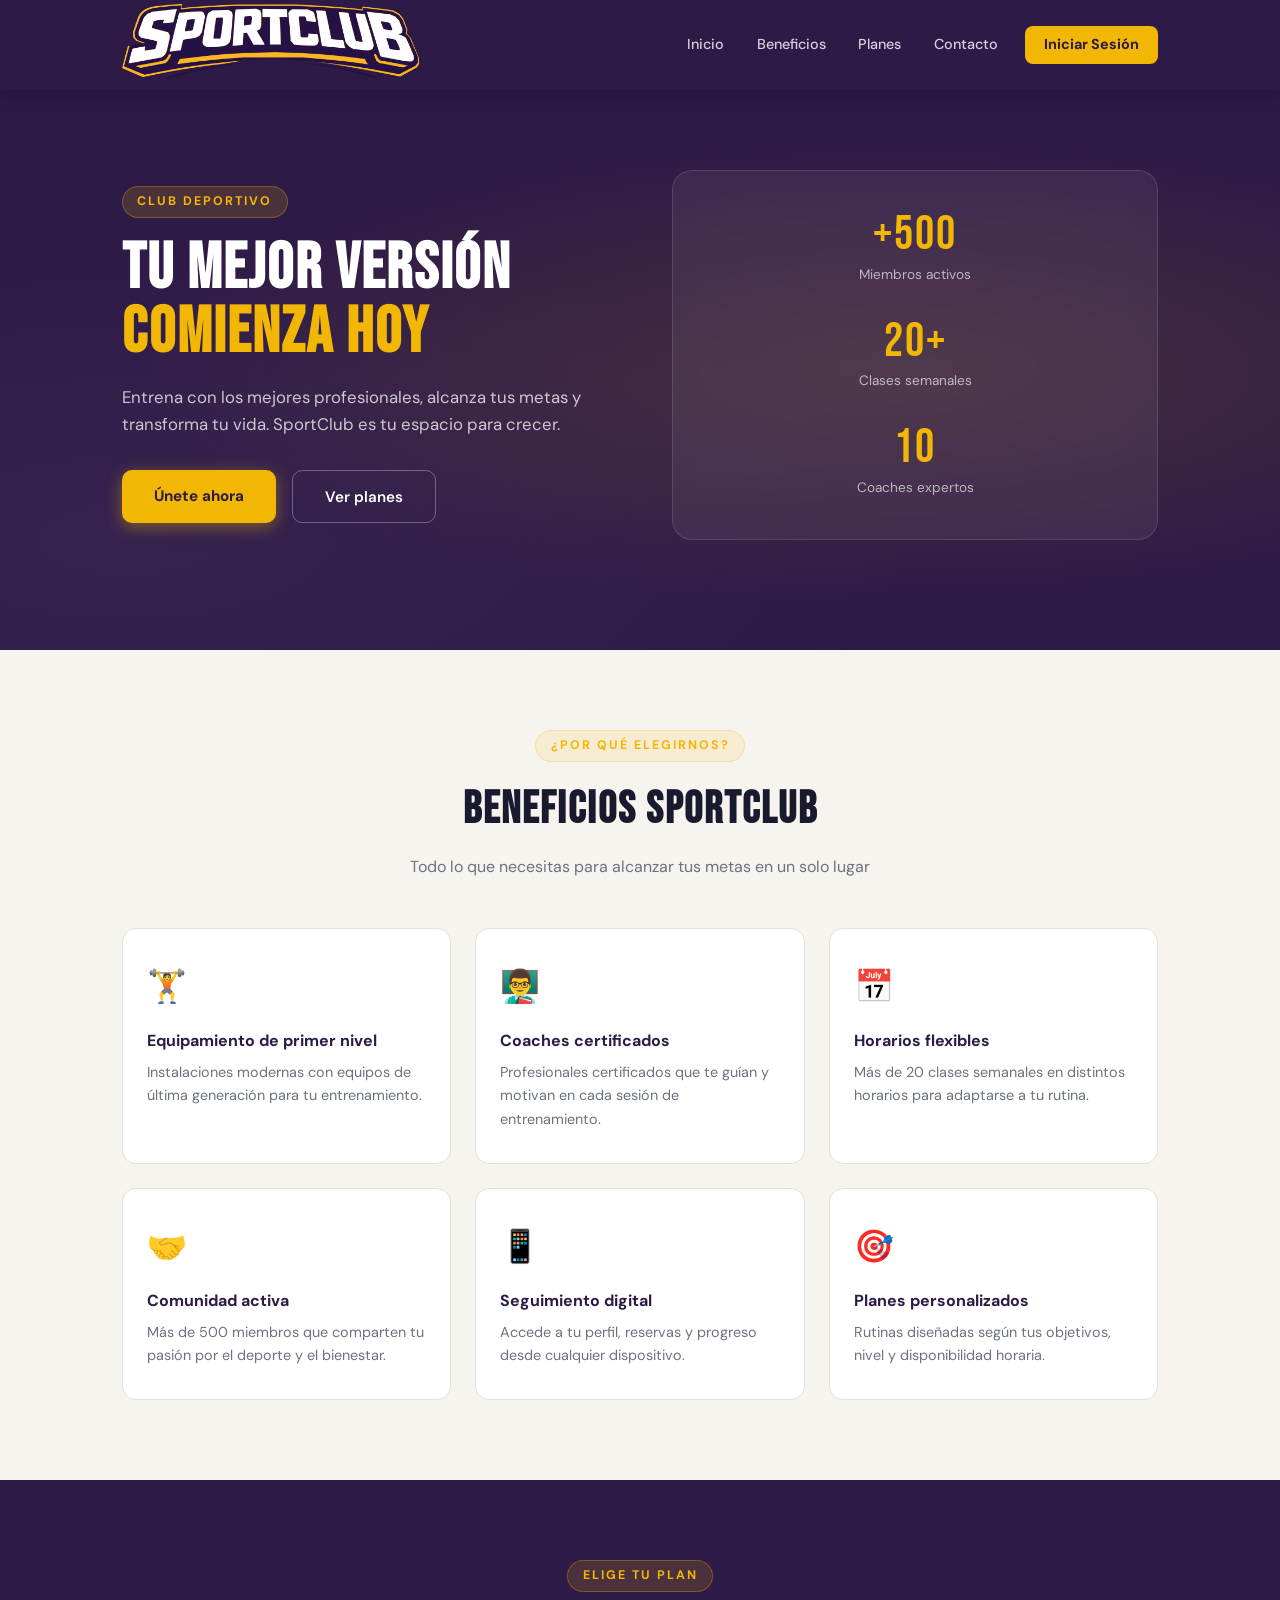
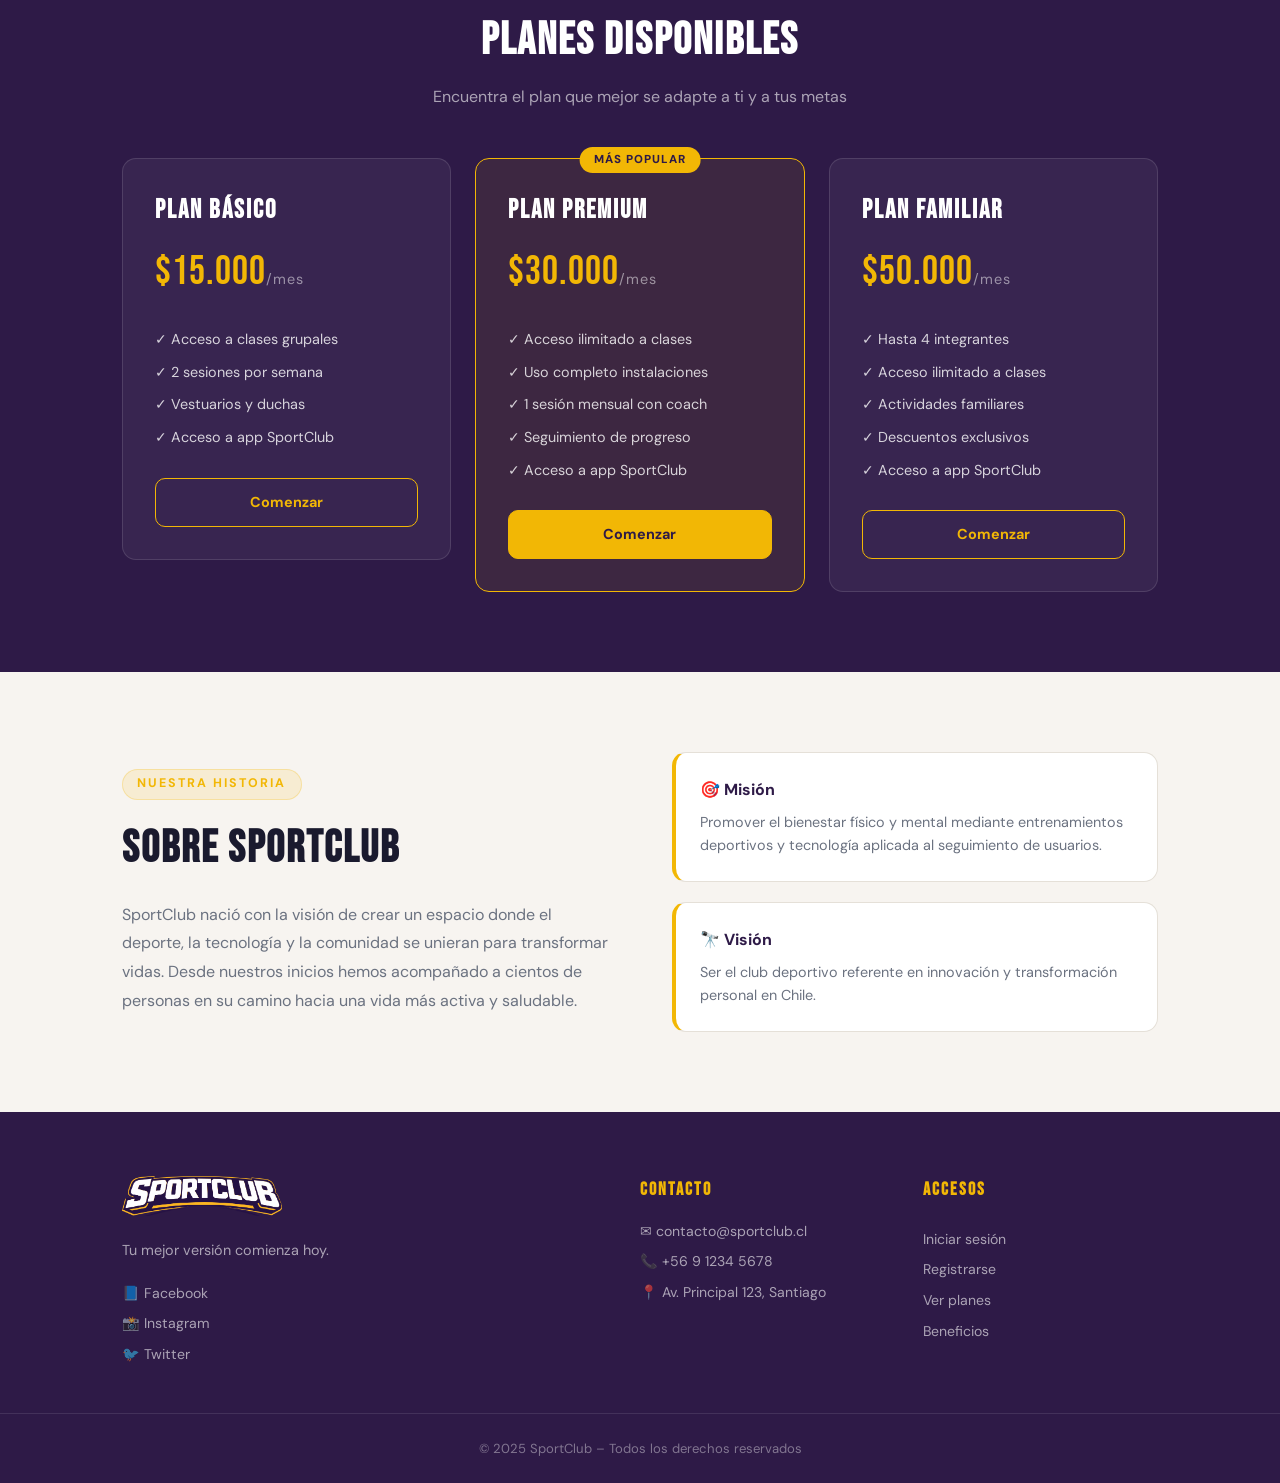
<file: index.html>
<!DOCTYPE html>
<html lang="es">
<head>
  <meta charset="UTF-8">
  <meta name="viewport" content="width=device-width, initial-scale=1.0">
  <title>SportClub – Tu mejor versión comienza hoy</title>
  <link href="https://fonts.googleapis.com/css2?family=Bebas+Neue&family=DM+Sans:wght@300;400;500;600;700&display=swap" rel="stylesheet">
  <link rel="stylesheet" href="css/styles.css">
</head>
<body>

  <!-- HEADER -->
  <header class="header">
    <div class="header-inner">
      <a href="index.html" class="header-logo">
        <img src="assets/img/logo.png" alt="SportClub">
      </a>
      <nav class="nav">
        <a href="#inicio" class="nav-link">Inicio</a>
        <a href="#beneficios" class="nav-link">Beneficios</a>
        <a href="#planes" class="nav-link">Planes</a>
        <a href="#contacto" class="nav-link">Contacto</a>
        <a href="pages/login.html" class="nav-btn">Iniciar Sesión</a>
      </nav>
    </div>
  </header>

  <!-- HERO -->
  <section class="hero" id="inicio">
    <div class="hero-bg"></div>
    <div class="hero-inner">
      <div class="hero-content">
        <span class="hero-tag">Club Deportivo</span>
        <h1 class="hero-title">Tu mejor versión<br><span class="hero-accent">comienza hoy</span></h1>
        <p class="hero-desc">Entrena con los mejores profesionales, alcanza tus metas y transforma tu vida. SportClub es tu espacio para crecer.</p>
        <div class="hero-actions">
          <a href="pages/registro.html" class="btn-primary">Únete ahora</a>
          <a href="#planes" class="btn-secondary">Ver planes</a>
        </div>
      </div>
      <div class="hero-visual">
        <div class="hero-card">
          <div class="hero-stat">
            <span class="stat-num">+500</span>
            <span class="stat-label">Miembros activos</span>
          </div>
          <div class="hero-stat">
            <span class="stat-num">20+</span>
            <span class="stat-label">Clases semanales</span>
          </div>
          <div class="hero-stat">
            <span class="stat-num">10</span>
            <span class="stat-label">Coaches expertos</span>
          </div>
        </div>
      </div>
    </div>
  </section>

  <!-- BENEFICIOS -->
  <section class="section" id="beneficios">
    <div class="section-inner">
      <div class="section-header">
        <span class="section-tag">¿Por qué elegirnos?</span>
        <h2 class="section-title">Beneficios SportClub</h2>
        <p class="section-sub">Todo lo que necesitas para alcanzar tus metas en un solo lugar</p>
      </div>
      <div class="benefits-grid">
        <div class="benefit-card">
          <div class="benefit-icon">🏋️</div>
          <h3>Equipamiento de primer nivel</h3>
          <p>Instalaciones modernas con equipos de última generación para tu entrenamiento.</p>
        </div>
        <div class="benefit-card">
          <div class="benefit-icon">👨‍🏫</div>
          <h3>Coaches certificados</h3>
          <p>Profesionales certificados que te guían y motivan en cada sesión de entrenamiento.</p>
        </div>
        <div class="benefit-card">
          <div class="benefit-icon">📅</div>
          <h3>Horarios flexibles</h3>
          <p>Más de 20 clases semanales en distintos horarios para adaptarse a tu rutina.</p>
        </div>
        <div class="benefit-card">
          <div class="benefit-icon">🤝</div>
          <h3>Comunidad activa</h3>
          <p>Más de 500 miembros que comparten tu pasión por el deporte y el bienestar.</p>
        </div>
        <div class="benefit-card">
          <div class="benefit-icon">📱</div>
          <h3>Seguimiento digital</h3>
          <p>Accede a tu perfil, reservas y progreso desde cualquier dispositivo.</p>
        </div>
        <div class="benefit-card">
          <div class="benefit-icon">🎯</div>
          <h3>Planes personalizados</h3>
          <p>Rutinas diseñadas según tus objetivos, nivel y disponibilidad horaria.</p>
        </div>
      </div>
    </div>
  </section>

  <!-- PLANES -->
  <section class="section section-dark" id="planes">
    <div class="section-inner">
      <div class="section-header">
        <span class="section-tag">Elige tu plan</span>
        <h2 class="section-title">Planes disponibles</h2>
        <p class="section-sub">Encuentra el plan que mejor se adapte a ti y a tus metas</p>
      </div>
      <div class="planes-grid">

        <div class="plan-card">
          <div class="plan-header">
            <h3>Plan Básico</h3>
            <div class="plan-price">$15.000<span>/mes</span></div>
          </div>
          <ul class="plan-features">
            <li>✓ Acceso a clases grupales</li>
            <li>✓ 2 sesiones por semana</li>
            <li>✓ Vestuarios y duchas</li>
            <li>✓ Acceso a app SportClub</li>
          </ul>
          <a href="pages/registro.html" class="btn-plan">Comenzar</a>
        </div>

        <div class="plan-card plan-featured">
          <span class="plan-badge">Más popular</span>
          <div class="plan-header">
            <h3>Plan Premium</h3>
            <div class="plan-price">$30.000<span>/mes</span></div>
          </div>
          <ul class="plan-features">
            <li>✓ Acceso ilimitado a clases</li>
            <li>✓ Uso completo instalaciones</li>
            <li>✓ 1 sesión mensual con coach</li>
            <li>✓ Seguimiento de progreso</li>
            <li>✓ Acceso a app SportClub</li>
          </ul>
          <a href="pages/registro.html" class="btn-plan">Comenzar</a>
        </div>

        <div class="plan-card">
          <div class="plan-header">
            <h3>Plan Familiar</h3>
            <div class="plan-price">$50.000<span>/mes</span></div>
          </div>
          <ul class="plan-features">
            <li>✓ Hasta 4 integrantes</li>
            <li>✓ Acceso ilimitado a clases</li>
            <li>✓ Actividades familiares</li>
            <li>✓ Descuentos exclusivos</li>
            <li>✓ Acceso a app SportClub</li>
          </ul>
          <a href="pages/registro.html" class="btn-plan">Comenzar</a>
        </div>

      </div>
    </div>
  </section>

  <!-- SOBRE EL CLUB -->
  <section class="section" id="sobre">
    <div class="section-inner">
      <div class="sobre-grid">
        <div class="sobre-content">
          <span class="section-tag">Nuestra historia</span>
          <h2 class="section-title">Sobre SportClub</h2>
          <p class="sobre-text">SportClub nació con la visión de crear un espacio donde el deporte, la tecnología y la comunidad se unieran para transformar vidas. Desde nuestros inicios hemos acompañado a cientos de personas en su camino hacia una vida más activa y saludable.</p>
        </div>
        <div class="sobre-cards">
          <div class="sobre-card">
            <h4>🎯 Misión</h4>
            <p>Promover el bienestar físico y mental mediante entrenamientos deportivos y tecnología aplicada al seguimiento de usuarios.</p>
          </div>
          <div class="sobre-card">
            <h4>🔭 Visión</h4>
            <p>Ser el club deportivo referente en innovación y transformación personal en Chile.</p>
          </div>
        </div>
      </div>
    </div>
  </section>

  <!-- FOOTER -->
  <footer class="footer" id="contacto">
    <div class="footer-inner">

      <div class="footer-brand">
        <img src="assets/img/logo.png" alt="SportClub" class="footer-logo">
        <p>Tu mejor versión comienza hoy.</p>
        <div class="footer-social">
          <a href="#" class="social-link">📘 Facebook</a>
          <a href="#" class="social-link">📸 Instagram</a>
          <a href="#" class="social-link">🐦 Twitter</a>
        </div>
      </div>

      <div class="footer-contact">
        <h4>Contacto</h4>
        <p>✉ contacto@sportclub.cl</p>
        <p>📞 +56 9 1234 5678</p>
        <p>📍 Av. Principal 123, Santiago</p>
      </div>

      <div class="footer-links">
        <h4>Accesos</h4>
        <a href="pages/login.html">Iniciar sesión</a>
        <a href="pages/registro.html">Registrarse</a>
        <a href="#planes">Ver planes</a>
        <a href="#beneficios">Beneficios</a>
      </div>

    </div>
    <div class="footer-bottom">
      <p>© 2025 SportClub – Todos los derechos reservados</p>
    </div>
  </footer>

</body>
</html>
</file>
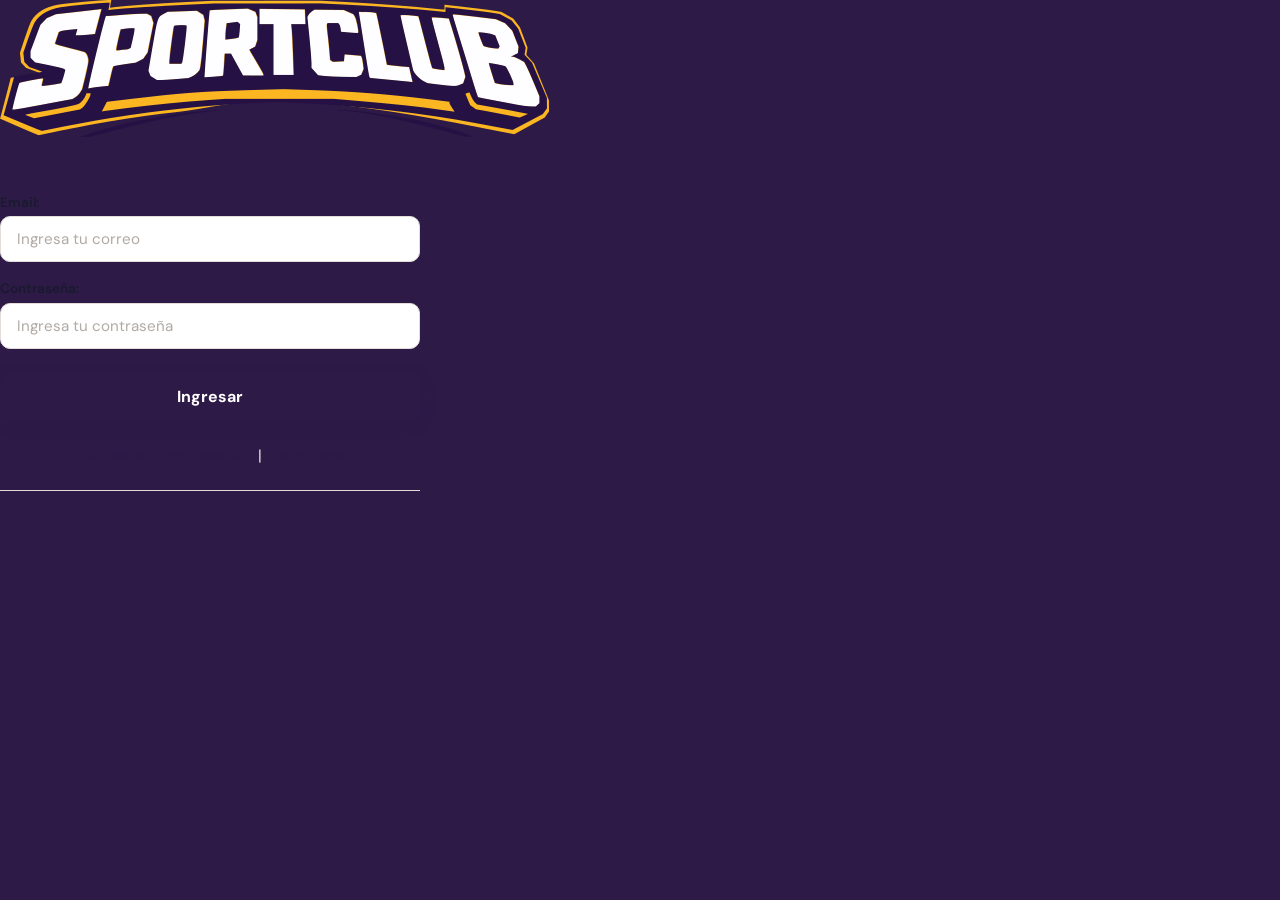
<file: login.html>
<!DOCTYPE html>
<html lang="es">
<head>
  <meta charset="UTF-8">
  <meta name="viewport" content="width=device-width, initial-scale=1.0">
  <title>SportClub - Login</title>
  <link href="https://fonts.googleapis.com/css2?family=Bebas+Neue&family=DM+Sans:wght@400;500;600&display=swap" rel="stylesheet">
  <link rel="stylesheet" href="css/login.css">
</head>
<body>

  <div class="page">

    <div class="card">

      <div class="card-logo">
        <img src="img/logo.png" alt="SportClub Logo">
      </div>

      <h1 class="card-title">Login</h1>

      <form class="form" onsubmit="return false;">

        <div class="input-group">
          <label for="email">Email:</label>
          <input type="email" id="email" placeholder="Ingresa tu correo">
        </div>

        <div class="input-group">
          <label for="password">Contraseña:</label>
          <input type="password" id="password" placeholder="Ingresa tu contraseña">
        </div>

        <button type="submit" class="btn-ingresar">Ingresar</button>

      </form>

      <div class="card-links">
        <a href="#">¿Olvidaste tu contraseña?</a>
        <span class="divider">|</span>
        <a href="#">Registrarse</a>
      </div>

    </div>

  </div>

</body>
</html>
</file>
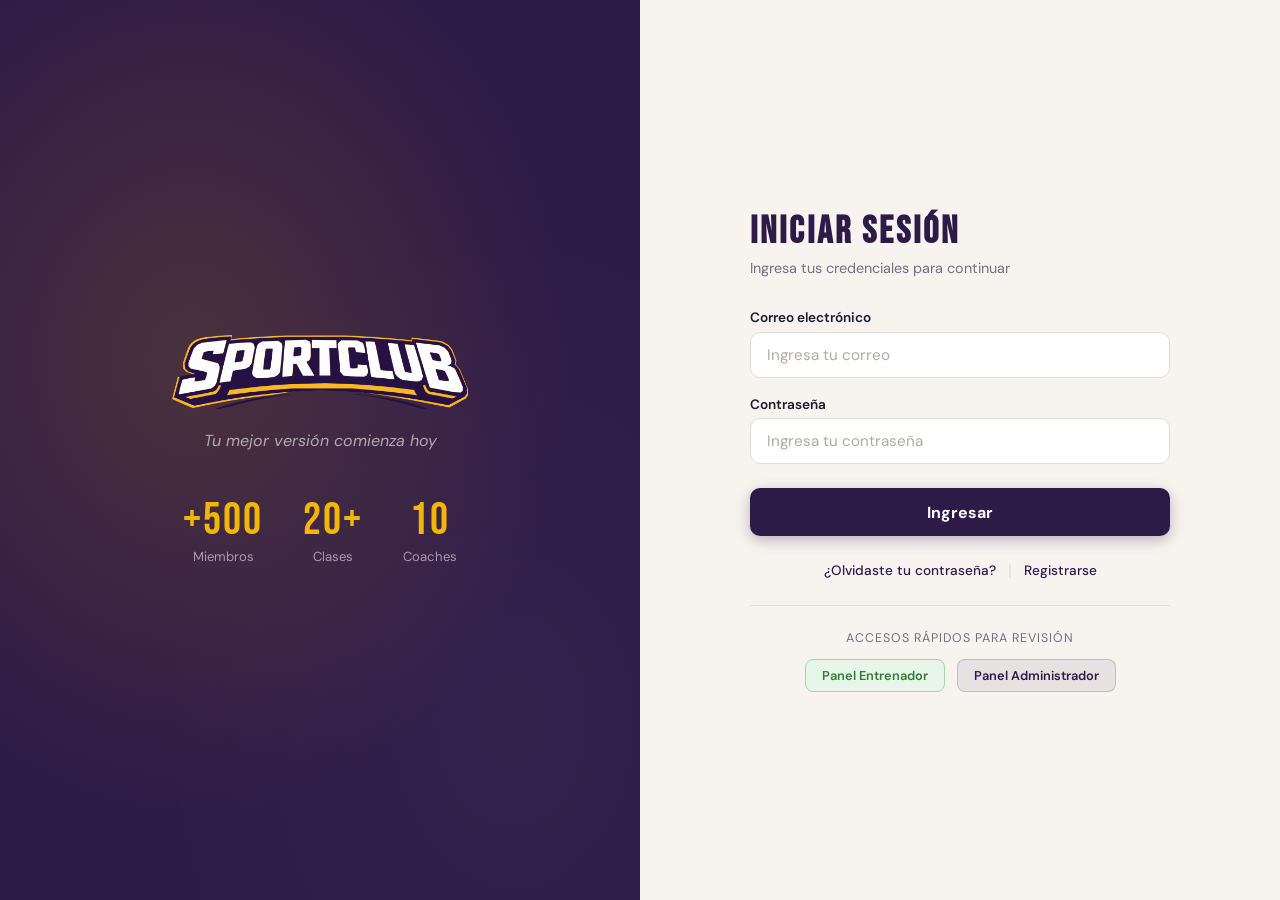
<file: pages/dashboard-admin.html>
<!DOCTYPE html>
<html lang="es">
<head>
  <meta charset="UTF-8">
  <meta name="viewport" content="width=device-width, initial-scale=1.0">
  <title>SportClub - Dashboard Administrador</title>
  <link href="https://fonts.googleapis.com/css2?family=Bebas+Neue&family=DM+Sans:wght@400;500;600;700&display=swap" rel="stylesheet">
  <link rel="stylesheet" href="../css/dashboard-admin.css">
</head>
<body>

  <!-- HEADER -->
  <header class="header">
    <div class="header-left">
      <img src="../assets/img/logo.png" alt="SportClub" class="header-logo">
    </div>
    <div class="header-right">
      <a href="perfil.html" class="btn-header">👤 Mi Perfil</a>
      <a href="#" class="btn-header btn-logout" onclick="cerrarSesion()">⏻ Cerrar Sesión</a>
    </div>
  </header>

  <div class="layout">

    <!-- SIDEBAR -->
    <aside class="sidebar">
      <nav class="sidebar-nav">
        <a href="#inicio" class="nav-item active">🏠 Inicio</a>
        <a href="#usuarios" class="nav-item">👥 Usuarios</a>
        <a href="#reportes" class="nav-item">📊 Reportes</a>
        <a href="#clases" class="nav-item">🏋️ Clases</a>
        <a href="#configuracion" class="nav-item">⚙️ Configuración</a>
      </nav>
    </aside>

    <!-- CONTENIDO PRINCIPAL -->
    <main class="main">

<!-- BIENVENIDA + STATS -->
      <section class="section" id="inicio">
        <div class="welcome-card">
          <div>
            <h1 class="welcome-title">Bienvenido, <span id="nombre-usuario"></span> 🛡️</h1>
            <p class="welcome-msg">Bienvenido al panel de control general del sistema SportClub.</p>
          </div>
          <div class="welcome-badge">⚙️ Administrador</div>
        </div>

        <div class="stats-grid">
          <div class="stat-card">
            <span class="stat-icon">👥</span>
            <span class="stat-num">128</span>
            <span class="stat-label">Total usuarios</span>
          </div>
          <div class="stat-card">
            <span class="stat-icon">👨‍🏫</span>
            <span class="stat-num">10</span>
            <span class="stat-label">Total coaches</span>
          </div>
          <div class="stat-card">
            <span class="stat-icon">🏋️</span>
            <span class="stat-num">24</span>
            <span class="stat-label">Total clases</span>
          </div>
        </div>
      </section>
      <!-- TABLA USUARIOS -->
<section class="section" id="usuarios">
  <div style="display:flex;justify-content:space-between;align-items:center;margin-bottom:1.2rem;">
    <h2 class="section-title">👥 Gestión de Usuarios</h2>
    <button onclick="abrirModalNuevo()" style="background:#1a7a3c;color:#fff;border:none;border-radius:8px;padding:0.6rem 1.2rem;font-weight:700;cursor:pointer;font-size:0.9rem;">➕ Nuevo Usuario</button>
  </div>
  <div class="table-wrap">
    <table class="tabla">
      <thead>
        <tr>
          <th>ID</th>
          <th>Nombre completo</th>
          <th>Email</th>
          <th>Rol</th>
          <th>Fecha registro</th>
          <th>Acciones</th>
        </tr>
      </thead>
      <tbody id="tabla-usuarios">
        <tr><td colspan="6" style="text-align:center;padding:1rem;">Cargando usuarios...</td></tr>
      </tbody>
    </table>
  </div>
</section>

<!-- MODAL EDITAR -->
<div id="modal-editar" style="display:none;position:fixed;inset:0;background:rgba(0,0,0,0.5);z-index:999;align-items:center;justify-content:center;">
  <div style="background:#fff;border-radius:14px;padding:2rem;width:100%;max-width:420px;">
    <h3 style="margin-bottom:1rem;color:#c0392b;">✏️ Editar Usuario</h3>
    <input type="hidden" id="edit-id">
    <div style="margin-bottom:0.8rem;">
      <label style="font-size:0.85rem;font-weight:600;">Nombre completo</label>
      <input type="text" id="edit-nombre" style="width:100%;padding:0.7rem;border:1.5px solid #e2ddd8;border-radius:8px;margin-top:0.3rem;">
    </div>
    <div style="margin-bottom:0.8rem;">
      <label style="font-size:0.85rem;font-weight:600;">Correo</label>
      <input type="email" id="edit-email" style="width:100%;padding:0.7rem;border:1.5px solid #e2ddd8;border-radius:8px;margin-top:0.3rem;">
    </div>
    <div style="margin-bottom:1rem;">
      <label style="font-size:0.85rem;font-weight:600;">Rol</label>
      <select id="edit-rol" style="width:100%;padding:0.7rem;border:1.5px solid #e2ddd8;border-radius:8px;margin-top:0.3rem;">
        <option value="user">Usuario</option>
        <option value="coach">Entrenador</option>
        <option value="admin">Administrador</option>
      </select>
    </div>
    <div id="edit-error" style="display:none;background:#ffebee;color:#c62828;border:1px solid #ef9a9a;border-radius:8px;padding:0.7rem;margin-bottom:0.8rem;font-size:0.88rem;"></div>
    <div style="display:flex;gap:0.75rem;justify-content:flex-end;">
      <button onclick="cerrarModal()" style="background:#f0ede8;border:none;border-radius:8px;padding:0.6rem 1.2rem;cursor:pointer;font-weight:600;">Cancelar</button>
      <button onclick="guardarEdicion()" style="background:#1a56db;color:#fff;border:none;border-radius:8px;padding:0.6rem 1.2rem;cursor:pointer;font-weight:600;">Guardar</button>
    </div>
  </div>
</div>

<!-- MODAL NUEVO USUARIO -->
<div id="modal-nuevo" style="display:none;position:fixed;inset:0;background:rgba(0,0,0,0.5);z-index:999;align-items:center;justify-content:center;">
  <div style="background:#fff;border-radius:14px;padding:2rem;width:100%;max-width:420px;">
    <h3 style="margin-bottom:1rem;color:#1a7a3c;">➕ Nuevo Usuario</h3>
    <div style="margin-bottom:0.8rem;">
      <label style="font-size:0.85rem;font-weight:600;">Nombre completo</label>
      <input type="text" id="nuevo-nombre" style="width:100%;padding:0.7rem;border:1.5px solid #e2ddd8;border-radius:8px;margin-top:0.3rem;">
    </div>
    <div style="margin-bottom:0.8rem;">
      <label style="font-size:0.85rem;font-weight:600;">Correo</label>
      <input type="email" id="nuevo-email" style="width:100%;padding:0.7rem;border:1.5px solid #e2ddd8;border-radius:8px;margin-top:0.3rem;">
    </div>
    <div style="margin-bottom:0.8rem;">
      <label style="font-size:0.85rem;font-weight:600;">Rol</label>
      <select id="nuevo-rol" style="width:100%;padding:0.7rem;border:1.5px solid #e2ddd8;border-radius:8px;margin-top:0.3rem;">
        <option value="user">Usuario</option>
        <option value="coach">Entrenador</option>
        <option value="admin">Administrador</option>
      </select>
    </div>
    <div style="margin-bottom:0.8rem;">
      <label style="font-size:0.85rem;font-weight:600;">Contraseña</label>
      <input type="password" id="nuevo-password" placeholder="Mínimo 8 caracteres" style="width:100%;padding:0.7rem;border:1.5px solid #e2ddd8;border-radius:8px;margin-top:0.3rem;">
    </div>
    <div style="margin-bottom:1rem;">
      <label style="font-size:0.85rem;font-weight:600;">Confirmar contraseña</label>
      <input type="password" id="nuevo-password2" placeholder="Repetir contraseña" style="width:100%;padding:0.7rem;border:1.5px solid #e2ddd8;border-radius:8px;margin-top:0.3rem;">
    </div>
    <div id="nuevo-error" style="display:none;background:#ffebee;color:#c62828;border:1px solid #ef9a9a;border-radius:8px;padding:0.7rem;margin-bottom:0.8rem;font-size:0.88rem;"></div>
    <div style="display:flex;gap:0.75rem;justify-content:flex-end;">
      <button onclick="cerrarModalNuevo()" style="background:#f0ede8;border:none;border-radius:8px;padding:0.6rem 1.2rem;cursor:pointer;font-weight:600;">Cancelar</button>
      <button onclick="crearUsuario()" style="background:#1a7a3c;color:#fff;border:none;border-radius:8px;padding:0.6rem 1.2rem;cursor:pointer;font-weight:600;">Crear</button>
    </div>
  </div>
</div>

      <!-- PANEL REPORTES -->
      <section class="section" id="reportes">
        <h2 class="section-title">📊 Panel de Reportes</h2>
        <div class="reportes-grid">

          <div class="reporte-card">
            <h3>🔥 Clases más solicitadas</h3>
            <ul class="reporte-list">
              <li><span>Crossfit</span><span class="reporte-val">48 reservas</span></li>
              <li><span>Funcional</span><span class="reporte-val">35 reservas</span></li>
              <li><span>Spinning</span><span class="reporte-val">29 reservas</span></li>
              <li><span>Yoga</span><span class="reporte-val">22 reservas</span></li>
            </ul>
          </div>

          <div class="reporte-card">
            <h3>✅ Usuarios activos</h3>
            <ul class="reporte-list">
              <li><span>Total activos</span><span class="reporte-val badge-active-text">112</span></li>
              <li><span>Total inactivos</span><span class="reporte-val badge-inactive-text">16</span></li>
              <li><span>Nuevos este mes</span><span class="reporte-val">8</span></li>
              <li><span>Plan Premium</span><span class="reporte-val">54</span></li>
            </ul>
          </div>

          <div class="reporte-card">
            <h3>📅 Reservas del día</h3>
            <ul class="reporte-list">
              <li><span>Crossfit 07:00</span><span class="reporte-val">12 alumnos</span></li>
              <li><span>Yoga 09:00</span><span class="reporte-val">8 alumnos</span></li>
              <li><span>Funcional 19:00</span><span class="reporte-val">10 alumnos</span></li>
              <li><span>Spinning 18:00</span><span class="reporte-val">15 alumnos</span></li>
            </ul>
          </div>

        </div>
      </section>

      <!-- CONFIGURACIÓN -->
      <section class="section" id="configuracion">
        <h2 class="section-title">⚙️ Configuración Rápida</h2>
        <div class="config-grid">
          <button class="btn-config btn-crear">
            <span class="config-icon">➕</span>
            <span class="config-label">Crear usuario</span>
          </button>
          <button class="btn-config btn-editar">
            <span class="config-icon">✏️</span>
            <span class="config-label">Editar sistema</span>
          </button>
          <button class="btn-config btn-settings">
            <span class="config-icon">⚙️</span>
            <span class="config-label">Configuración</span>
          </button>
        </div>
      </section>

    </main>
  </div>
<script src="../js/dashboard-admin.js"></script>
</body>
</html>
</file>
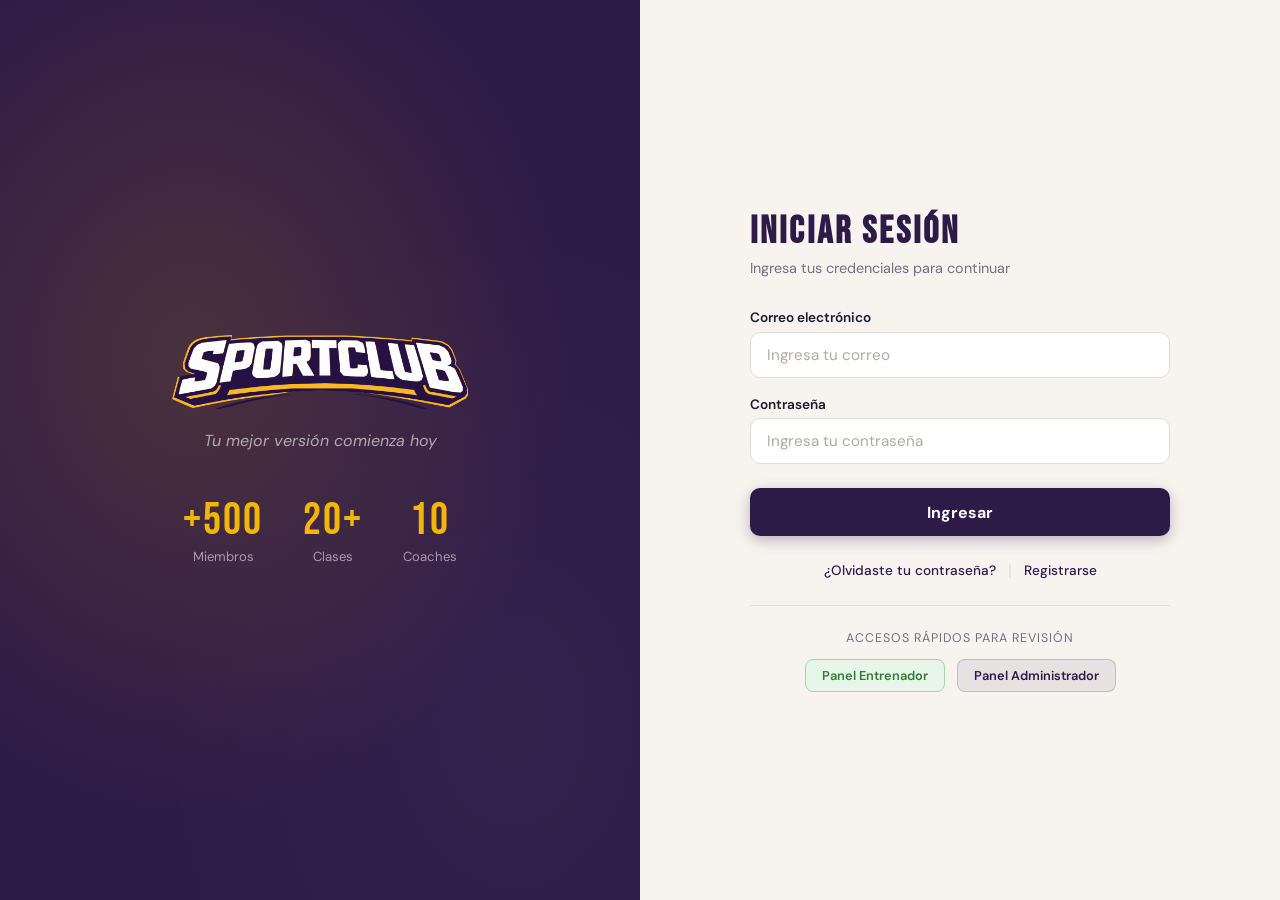
<file: pages/dashboard-coach.html>
<!DOCTYPE html>
<html lang="es">
<head>
  <meta charset="UTF-8">
  <meta name="viewport" content="width=device-width, initial-scale=1.0">
  <title>SportClub - Dashboard Coach</title>
  <link href="https://fonts.googleapis.com/css2?family=Bebas+Neue&family=DM+Sans:wght@400;500;600;700&display=swap" rel="stylesheet">
  <link rel="stylesheet" href="../css/dashboard-coach.css">
</head>
<body>

  <!-- HEADER -->
  <header class="header">
    <div class="header-left">
      <img src="../assets/img/logo.png" alt="SportClub" class="header-logo">
    </div>
    <div class="header-right">
      <a href="perfil.html" class="btn-header">👤 Mi Perfil</a>
      <a href="#" class="btn-header btn-logout" onclick="cerrarSesion()">⏻ Cerrar Sesión</a>
    </div>
  </header>

  <div class="layout">

    <!-- SIDEBAR -->
    <aside class="sidebar">
      <nav class="sidebar-nav">
        <a href="#inicio" class="nav-item active">🏠 Inicio</a>
        <a href="#alumnos" class="nav-item">👥 Alumnos</a>
        <a href="#clases" class="nav-item">🏋️ Clases</a>
        <a href="#horarios" class="nav-item">📅 Horarios</a>
      </nav>
    </aside>

    <!-- CONTENIDO PRINCIPAL -->
    <main class="main">

      <!-- BIENVENIDA -->
      <section class="section" id="inicio">
        <div class="welcome-card">
          <div>
            <h1 class="welcome-title">¡Hola, <span id="nombre-usuario"></span>! 💪</h1>
            <p class="welcome-msg">Tienes 3 clases programadas hoy. ¡A dar lo mejor!</p>
          </div>
          <div class="welcome-badge">🏅 Coach Certificado</div>
        </div>

        <!-- PANEL RESUMEN -->
        <div class="stats-grid">
          <div class="stat-card">
            <span class="stat-icon">👥</span>
            <span class="stat-num">24</span>
            <span class="stat-label">Total alumnos</span>
          </div>
          <div class="stat-card">
            <span class="stat-icon">🏋️</span>
            <span class="stat-num">8</span>
            <span class="stat-label">Clases activas</span>
          </div>
          <div class="stat-card">
            <span class="stat-icon">⏱️</span>
            <span class="stat-num">18</span>
            <span class="stat-label">Horas semanales</span>
          </div>
        </div>
      </section>

      <!-- LISTA ALUMNOS -->
      <section class="section" id="alumnos">
        <h2 class="section-title">👥 Lista de Alumnos</h2>
        <div class="table-wrap">
          <table class="tabla">
            <thead>
              <tr>
                <th>Nombre</th>
                <th>Correo</th>
                <th>Clase asignada</th>
                <th>Estado</th>
              </tr>
            </thead>
            <tbody>
              <tr>
                <td>Jorge Pavez</td>
                <td>jorge.pavez@mail.cl</td>
                <td>Crossfit</td>
                <td><span class="badge badge-active">Activo</span></td>
              </tr>
              <tr>
                <td>María González</td>
                <td>maria.g@mail.cl</td>
                <td>Funcional</td>
                <td><span class="badge badge-active">Activo</span></td>
              </tr>
              <tr>
                <td>Pedro Soto</td>
                <td>pedro.soto@mail.cl</td>
                <td>Crossfit</td>
                <td><span class="badge badge-active">Activo</span></td>
              </tr>
              <tr>
                <td>Valentina Ríos</td>
                <td>vale.rios@mail.cl</td>
                <td>Spinning</td>
                <td><span class="badge badge-inactive">Inactivo</span></td>
              </tr>
              <tr>
                <td>Nicolás Vera</td>
                <td>nico.vera@mail.cl</td>
                <td>Funcional</td>
                <td><span class="badge badge-active">Activo</span></td>
              </tr>
            </tbody>
          </table>
        </div>
      </section>

      <!-- CLASES ASIGNADAS -->
      <section class="section" id="clases">
        <h2 class="section-title">🏋️ Clases Asignadas</h2>
        <div class="clases-grid">
          <div class="clase-card">
            <div class="clase-icon">🔥</div>
            <h3>Crossfit</h3>
            <p class="clase-meta">📅 Lunes · ⏰ 07:00</p>
            <p class="clase-desc">Entrenamiento de alta intensidad con fuerza y resistencia.</p>
          </div>
          <div class="clase-card">
            <div class="clase-icon">⚡</div>
            <h3>Funcional</h3>
            <p class="clase-meta">📅 Miércoles · ⏰ 19:00</p>
            <p class="clase-desc">Movimientos naturales del cuerpo para un entrenamiento completo.</p>
          </div>
          <div class="clase-card">
            <div class="clase-icon">🚴</div>
            <h3>Spinning</h3>
            <p class="clase-meta">📅 Viernes · ⏰ 18:00</p>
            <p class="clase-desc">Cardio intenso en bicicleta estática con música motivacional.</p>
          </div>
        </div>
      </section>

      <!-- HORARIOS SEMANALES -->
      <section class="section" id="horarios">
        <h2 class="section-title">📅 Horarios Semanales</h2>
        <div class="table-wrap">
          <table class="tabla">
            <thead>
              <tr>
                <th>Clase</th>
                <th>Día</th>
                <th>Hora</th>
                <th>Alumnos</th>
                <th>Sala</th>
              </tr>
            </thead>
            <tbody>
              <tr>
                <td>Crossfit</td>
                <td>Lunes</td>
                <td>07:00</td>
                <td>12</td>
                <td>Sala A</td>
              </tr>
              <tr>
                <td>Funcional</td>
                <td>Martes</td>
                <td>19:00</td>
                <td>8</td>
                <td>Sala B</td>
              </tr>
              <tr>
                <td>Crossfit</td>
                <td>Miércoles</td>
                <td>07:00</td>
                <td>10</td>
                <td>Sala A</td>
              </tr>
              <tr>
                <td>Spinning</td>
                <td>Jueves</td>
                <td>18:00</td>
                <td>15</td>
                <td>Sala C</td>
              </tr>
              <tr>
                <td>Funcional</td>
                <td>Viernes</td>
                <td>19:00</td>
                <td>9</td>
                <td>Sala B</td>
              </tr>
            </tbody>
          </table>
        </div>
      </section>

    </main>
  </div>
<script src="../js/dashboard-coach.js"></script>
</body>
</html>
</file>
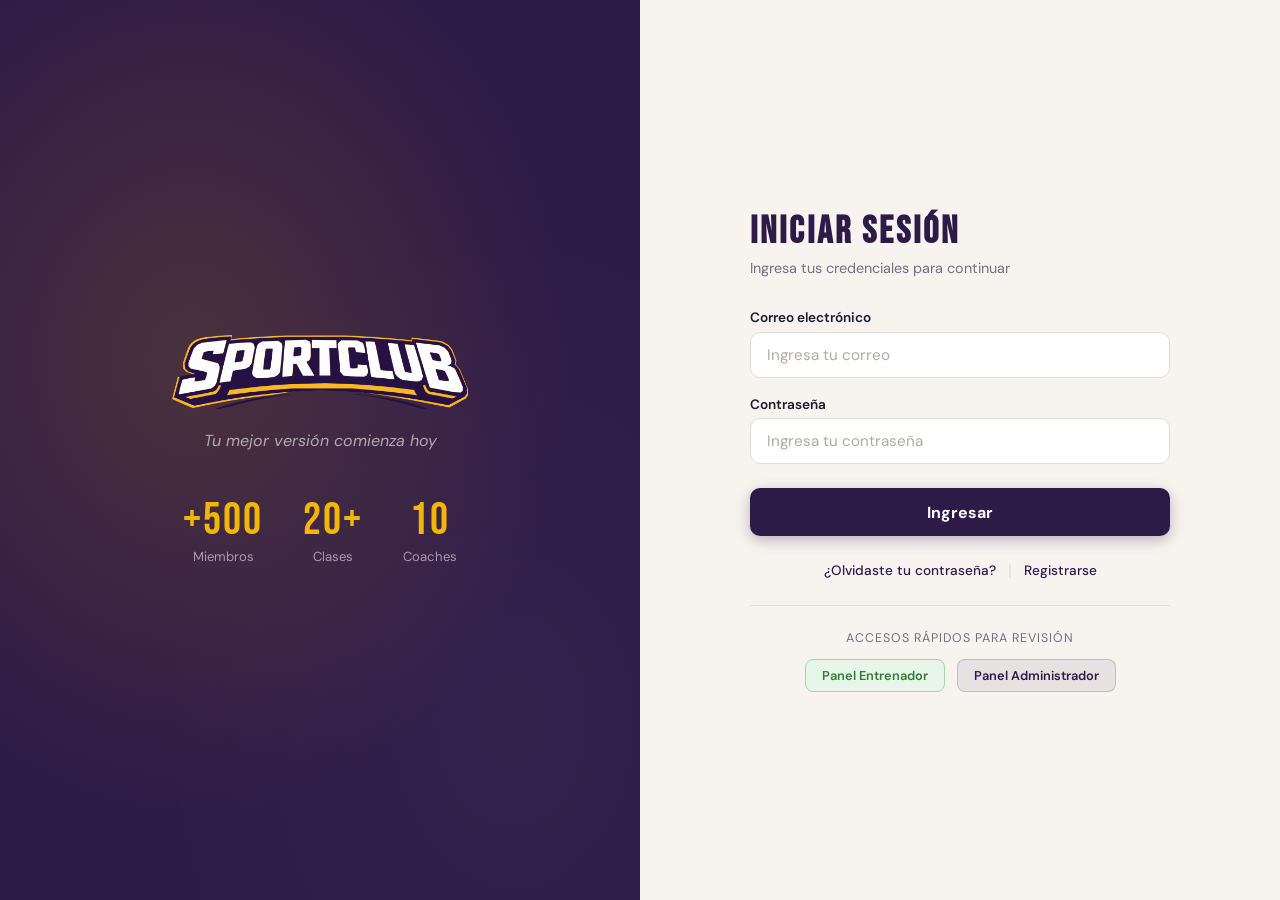
<file: pages/dashboard-usuario.html>
<!DOCTYPE html>
<html lang="es">
<head>
  <meta charset="UTF-8">
  <meta name="viewport" content="width=device-width, initial-scale=1.0">
  <title>SportClub - Dashboard Usuario</title>
  <link href="https://fonts.googleapis.com/css2?family=Bebas+Neue&family=DM+Sans:wght@400;500;600;700&display=swap" rel="stylesheet">
  <link rel="stylesheet" href="../css/dashboard-usuario.css">
</head>
<body>

  <!-- HEADER -->
  <header class="header">
    <div class="header-left">
      <img src="../assets/img/logo.png" alt="SportClub" class="header-logo">
    </div>
    <div class="header-right">
      <a href="perfil.html" class="btn-header">👤 Mi Perfil</a>
      <a href="#" class="btn-header btn-logout" onclick="cerrarSesion()">⏻ Cerrar Sesión</a>
    </div>
  </header>

  <div class="layout">

    <!-- SIDEBAR -->
    <aside class="sidebar">
      <nav class="sidebar-nav">
        <a href="#inicio" class="nav-item active">🏠 Inicio</a>
        <a href="#reservas" class="nav-item">📅 Reservas</a>
        <a href="#clases" class="nav-item">🏋️ Clases</a>
        <a href="perfil.html" class="nav-item">👤 Mi Perfil</a>
      </nav>
    </aside>

    <!-- CONTENIDO PRINCIPAL -->
    <main class="main">

      <!-- BIENVENIDA -->
      <section class="section" id="inicio">
        <div class="welcome-card">
          <div>
            <h1 class="welcome-title">¡Hola, <span id="nombre-usuario"></span>! 💪</h1>
            <p class="welcome-msg">Continúa entrenando para alcanzar tus metas. ¡Hoy es un gran día para superarte!</p>
          </div>
          <div class="welcome-badge">🏆 Miembro Premium</div>
        </div>
      </section>

      <!-- RESERVAS -->
      <section class="section" id="reservas">
        <h2 class="section-title">📅 Mis Reservas</h2>
        <div class="table-wrap">
          <table class="tabla">
            <thead>
              <tr>
                <th>Clase</th>
                <th>Día</th>
                <th>Hora</th>
                <th>Coach</th>
                <th>Estado</th>
              </tr>
            </thead>
            <tbody>
              <tr>
                <td>Crossfit</td>
                <td>Lunes</td>
                <td>07:00</td>
                <td>Carlos Mena</td>
                <td><span class="badge badge-active">Confirmada</span></td>
              </tr>
              <tr>
                <td>Yoga</td>
                <td>Martes</td>
                <td>09:00</td>
                <td>Ana Torres</td>
                <td><span class="badge badge-active">Confirmada</span></td>
              </tr>
              <tr>
                <td>Funcional</td>
                <td>Miércoles</td>
                <td>19:00</td>
                <td>Pedro Soto</td>
                <td><span class="badge badge-active">Confirmada</span></td>
              </tr>
              <tr>
                <td>Spinning</td>
                <td>Jueves</td>
                <td>18:00</td>
                <td>María López</td>
                <td><span class="badge badge-pending">Pendiente</span></td>
              </tr>
              <tr>
                <td>Pilates</td>
                <td>Viernes</td>
                <td>10:00</td>
                <td>Ana Torres</td>
                <td><span class="badge badge-active">Confirmada</span></td>
              </tr>
            </tbody>
          </table>
        </div>
      </section>

      <!-- CLASES DISPONIBLES -->
      <section class="section" id="clases">
        <h2 class="section-title">🏋️ Clases disponibles</h2>
        <div class="clases-grid">

          <div class="clase-card">
            <div class="clase-icon">🔥</div>
            <h3>Crossfit</h3>
            <p>Entrenamiento de alta intensidad que combina fuerza, resistencia y velocidad.</p>
            <a href="#" class="btn-clase">Reservar</a>
          </div>

          <div class="clase-card">
            <div class="clase-icon">🧘</div>
            <h3>Yoga</h3>
            <p>Mejora tu flexibilidad, equilibrio y bienestar mental con esta práctica.</p>
            <a href="#" class="btn-clase">Reservar</a>
          </div>

          <div class="clase-card">
            <div class="clase-icon">⚡</div>
            <h3>Funcional</h3>
            <p>Entrenamiento completo enfocado en movimientos naturales del cuerpo.</p>
            <a href="#" class="btn-clase">Reservar</a>
          </div>

        </div>
      </section>

      <!-- PERFIL RÁPIDO -->
      <section class="section" id="perfil">
        <h2 class="section-title">👤 Mi Perfil</h2>
        <div class="perfil-card">
          <div class="perfil-avatar">JP</div>
          <div class="perfil-info">
            <div class="perfil-item">
              <span class="perfil-label">Nombre</span>
              <span class="perfil-value">Jorge Pavez</span>
            </div>
            <div class="perfil-item">
              <span class="perfil-label">Correo</span>
              <span class="perfil-value">jorge.pavez@sportclub.cl</span>
            </div>
            <div class="perfil-item">
              <span class="perfil-label">Deporte favorito</span>
              <span class="perfil-value">Crossfit</span>
            </div>
            <div class="perfil-item">
              <span class="perfil-label">Plan</span>
              <span class="perfil-value">Premium</span>
            </div>
          </div>
        </div>
      </section>

    </main>
  </div>
<script src="../js/dashboard-usuario.js"></script>
</body>
</html>
</file>
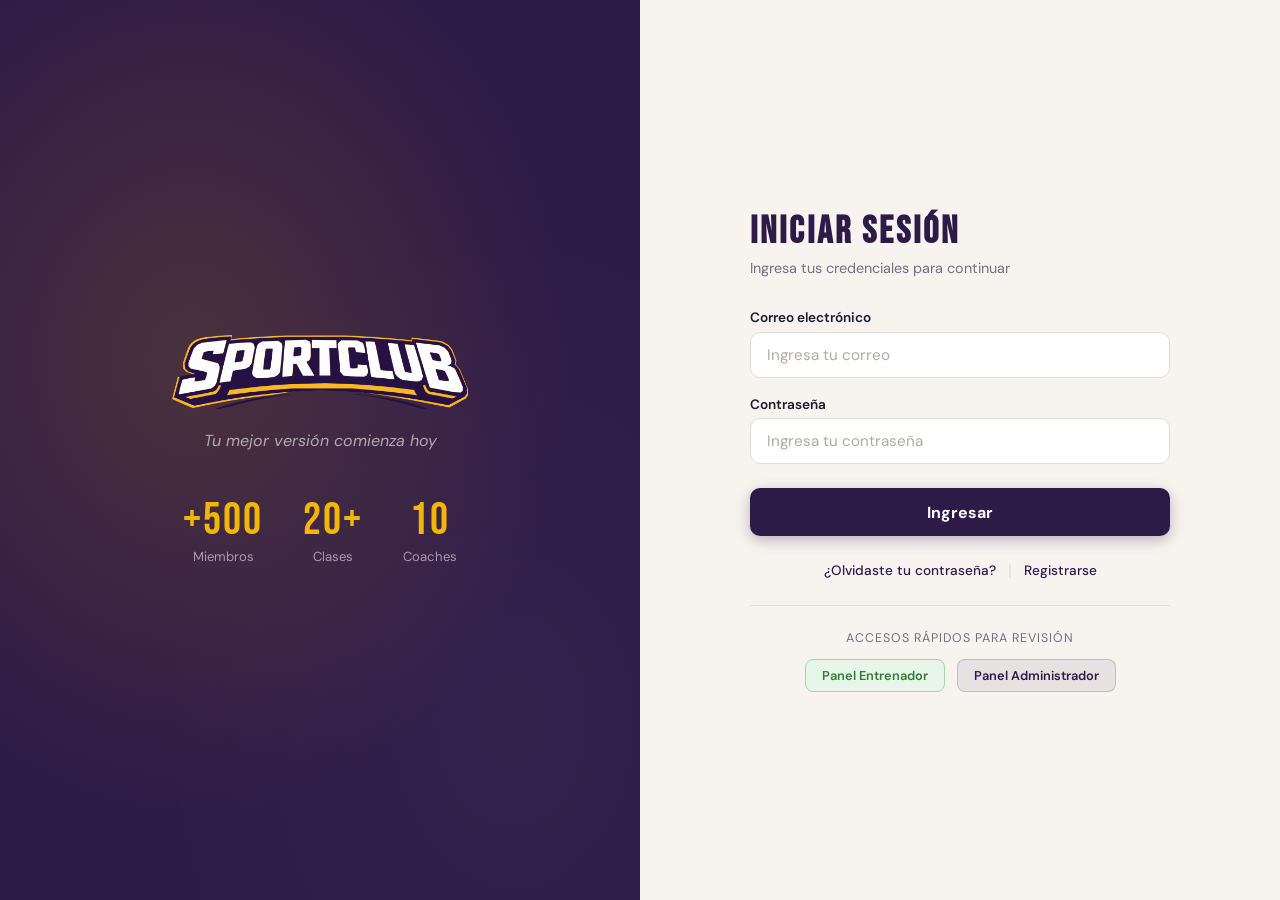
<file: pages/login.html>
<!DOCTYPE html>
<html lang="es">
<head>
  <meta charset="UTF-8">
  <meta name="viewport" content="width=device-width, initial-scale=1.0">
  <title>SportClub - Login</title>
  <link href="https://fonts.googleapis.com/css2?family=Bebas+Neue&family=DM+Sans:wght@400;500;600;700&display=swap" rel="stylesheet">
  <link rel="stylesheet" href="../css/login.css">
</head>
<body>

  <div class="page">

    <!-- LADO IZQUIERDO -->
    <div class="page-left">
      <div class="brand">
        <img src="../assets/img/logo.png" alt="SportClub">
        <p class="brand-slogan">Tu mejor versión comienza hoy</p>
      </div>
      <div class="brand-stats">
        <div class="stat">
          <span class="stat-num">+500</span>
          <span class="stat-label">Miembros</span>
        </div>
        <div class="stat">
          <span class="stat-num">20+</span>
          <span class="stat-label">Clases</span>
        </div>
        <div class="stat">
          <span class="stat-num">10</span>
          <span class="stat-label">Coaches</span>
        </div>
      </div>
    </div>

    <!-- LADO DERECHO -->
    <div class="page-right">
      <div class="card">

        <h1 class="card-title">Iniciar sesión</h1>
        <p class="card-subtitle">Ingresa tus credenciales para continuar</p>

        <form class="form" onsubmit="return false;">

          <div class="input-group">
            <label for="email">Correo electrónico</label>
            <input type="email" id="email" placeholder="Ingresa tu correo">
          </div>

          <div class="input-group">
            <label for="password">Contraseña</label>
            <input type="password" id="password" placeholder="Ingresa tu contraseña">
          </div>

          <button type="button" class="btn-ingresar" onclick="iniciarSesion()">
            Ingresar
          </button>

        </form>

        <div id="msg-error-login"></div>
        <div class="card-links">
          <a href="recuperar.html">¿Olvidaste tu contraseña?</a>
          <span class="divider">|</span>
          <a href="registro.html">Registrarse</a>
        </div>

        <!-- ACCESOS RÁPIDOS -->
        <div class="accesos-rapidos">
          <p class="accesos-label">Accesos rápidos para revisión</p>
          <div class="accesos-btns">
            <a href="dashboard-coach.html" class="btn-acceso btn-coach">Panel Entrenador</a>
            <a href="dashboard-admin.html" class="btn-acceso btn-admin">Panel Administrador</a>
          </div>
        </div>

      </div>
    </div>

  </div>
  <script src="../js/usuarios.js"></script>
  <script src="../js/login.js"></script>
</body>
</html>
</file>
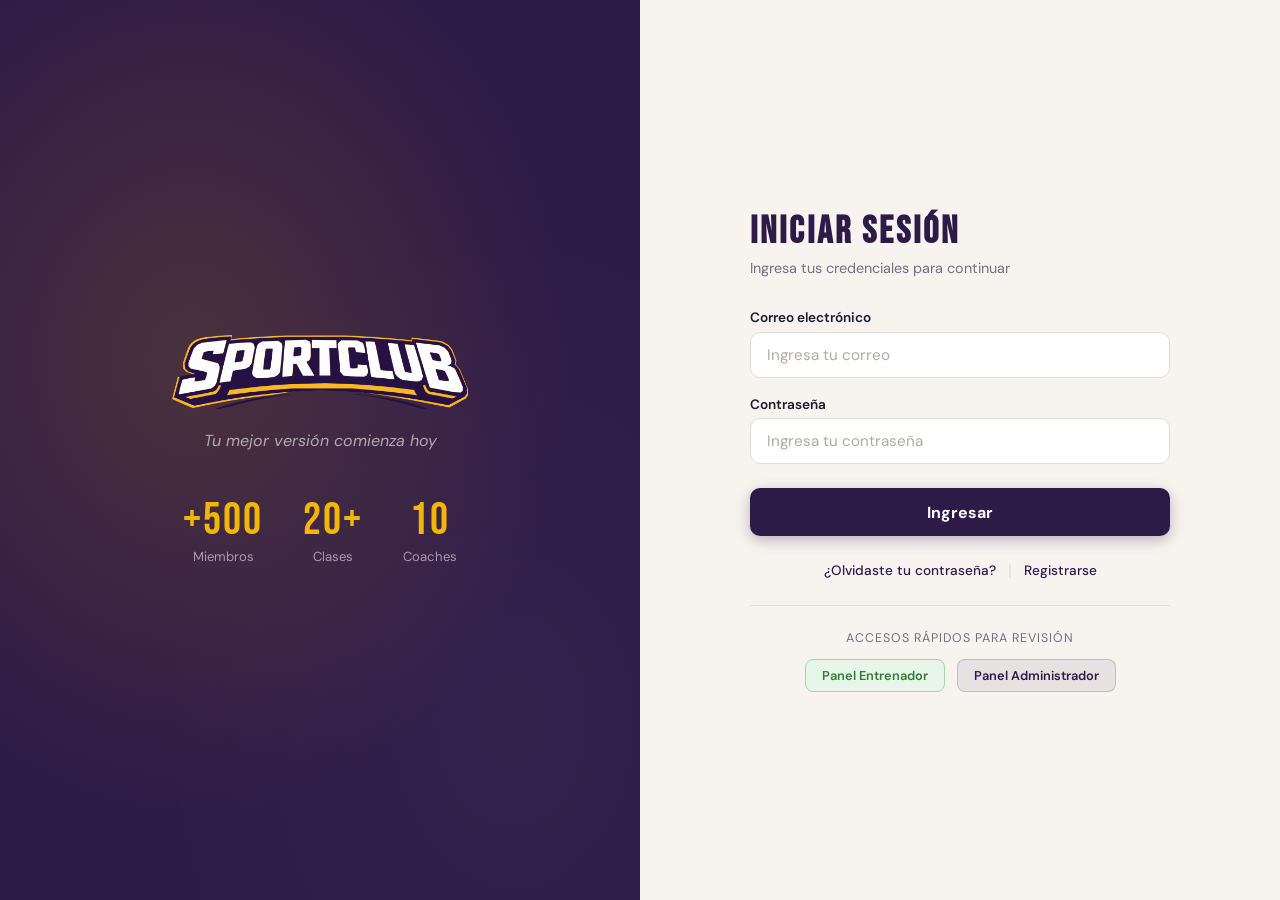
<file: pages/perfil.html>
<!DOCTYPE html>
<html lang="es">
<head>
  <meta charset="UTF-8">
  <meta name="viewport" content="width=device-width, initial-scale=1.0">
  <title>SportClub - Mi Perfil</title>
  <link href="https://fonts.googleapis.com/css2?family=Bebas+Neue&family=DM+Sans:wght@400;500;600;700&display=swap" rel="stylesheet">
  <link rel="stylesheet" href="../css/dashboard-usuario.css">
</head>
<body>

  <!-- HEADER -->
  <header class="header">
    <div class="header-left">
      <img src="../assets/img/logo.png" alt="SportClub" class="header-logo">
    </div>
    <div class="header-right">
      <a href="#" class="btn-header">👤 Mi Perfil</a>
      <a href="#" class="btn-header btn-logout" onclick="cerrarSesion()">⏻ Cerrar Sesión</a>
    </div>
  </header>

  <div class="layout">

    <!-- SIDEBAR -->
    <aside class="sidebar">
      <nav class="sidebar-nav">
        <a href="dashboard-usuario.html" class="nav-item">🏠 Inicio</a>
        <a href="#" class="nav-item active">👤 Mi Perfil</a>
      </nav>
    </aside>

    <!-- CONTENIDO -->
    <main class="main">

      <!-- DATOS DEL PERFIL -->
      <section class="section">
        <h2 class="section-title">👤 Mi Perfil</h2>
        <p style="color:#6b7280;margin-bottom:1.5rem;">Gestiona tu información personal</p>

        <div style="display:grid;grid-template-columns:1fr 2fr;gap:1.5rem;align-items:start;">

          <!-- CARD DATOS -->
          <div style="background:#fff;border:1px solid #dde3f0;border-radius:12px;padding:1.5rem;text-align:center;">
            <div style="width:72px;height:72px;background:var(--blue);color:#fff;font-family:'Bebas Neue',sans-serif;font-size:1.8rem;border-radius:50%;display:flex;align-items:center;justify-content:center;margin:0 auto 1rem;">👤</div>
            <p style="font-weight:700;font-size:1.1rem;" id="perfil-nombre">—</p>
            <p style="color:#6b7280;font-size:0.85rem;margin-bottom:0.5rem;" id="perfil-email">—</p>
            <span id="perfil-rol-badge" style="font-size:0.75rem;font-weight:700;padding:2px 10px;border-radius:100px;background:#1a56db;color:#fff;" id="perfil-rol">—</span>
            <hr style="margin:1rem 0;border-color:#dde3f0;">
            <div style="text-align:left;">
              <p style="font-size:0.8rem;color:#6b7280;margin-bottom:0.3rem;">📅 Fecha de nacimiento</p>
              <p style="font-size:0.9rem;font-weight:600;" id="perfil-fecha">—</p>
              <p style="font-size:0.8rem;color:#6b7280;margin-top:0.8rem;margin-bottom:0.3rem;">🔑 Rol</p>
              <p style="font-size:0.9rem;font-weight:600;" id="perfil-rol">—</p>
            </div>
          </div>

          <!-- FORMULARIOS -->
          <div style="display:flex;flex-direction:column;gap:1.5rem;">

            <!-- EDITAR DATOS -->
            <div style="background:#fff;border:1px solid #dde3f0;border-radius:12px;padding:1.5rem;">
              <h3 style="font-family:'Bebas Neue',sans-serif;font-size:1.3rem;letter-spacing:2px;color:var(--blue);margin-bottom:1rem;">Información Personal</h3>

              <div id="perfil-success" style="display:none;background:#e8f5e9;color:#2e7d32;border:1px solid #a5d6a7;border-radius:8px;padding:0.7rem;margin-bottom:0.8rem;font-size:0.88rem;"></div>
              <div id="perfil-error" style="display:none;background:#ffebee;color:#c62828;border:1px solid #ef9a9a;border-radius:8px;padding:0.7rem;margin-bottom:0.8rem;font-size:0.88rem;"></div>

              <div style="margin-bottom:0.8rem;">
                <label style="font-size:0.85rem;font-weight:600;display:block;margin-bottom:0.3rem;">Nombre completo</label>
                <input type="text" id="edit-nombre" style="width:100%;padding:0.7rem;border:1.5px solid #dde3f0;border-radius:8px;font-family:'DM Sans',sans-serif;">
              </div>

              <div style="margin-bottom:1rem;">
                <label style="font-size:0.85rem;font-weight:600;display:block;margin-bottom:0.3rem;">Fecha de nacimiento</label>
                <input type="date" id="edit-fecha" style="width:100%;padding:0.7rem;border:1.5px solid #dde3f0;border-radius:8px;font-family:'DM Sans',sans-serif;">
              </div>

              <button onclick="guardarPerfil()" style="background:var(--blue);color:#fff;border:none;border-radius:8px;padding:0.7rem 1.5rem;font-weight:700;cursor:pointer;font-family:'DM Sans',sans-serif;">✅ Guardar cambios</button>
            </div>

            <!-- CAMBIAR CONTRASEÑA -->
            <div style="background:#fff;border:1px solid #dde3f0;border-radius:12px;padding:1.5rem;">
              <h3 style="font-family:'Bebas Neue',sans-serif;font-size:1.3rem;letter-spacing:2px;color:var(--blue);margin-bottom:1rem;">Cambiar Contraseña</h3>

              <div id="pass-success" style="display:none;background:#e8f5e9;color:#2e7d32;border:1px solid #a5d6a7;border-radius:8px;padding:0.7rem;margin-bottom:0.8rem;font-size:0.88rem;"></div>
              <div id="pass-error" style="display:none;background:#ffebee;color:#c62828;border:1px solid #ef9a9a;border-radius:8px;padding:0.7rem;margin-bottom:0.8rem;font-size:0.88rem;"></div>

              <div style="margin-bottom:0.8rem;">
                <label style="font-size:0.85rem;font-weight:600;display:block;margin-bottom:0.3rem;">Contraseña actual</label>
                <input type="password" id="pass-actual" placeholder="Ingresa tu contraseña actual" style="width:100%;padding:0.7rem;border:1.5px solid #dde3f0;border-radius:8px;font-family:'DM Sans',sans-serif;">
              </div>

              <div style="margin-bottom:0.8rem;">
                <label style="font-size:0.85rem;font-weight:600;display:block;margin-bottom:0.3rem;">Nueva contraseña</label>
                <input type="password" id="pass-nueva" placeholder="Mínimo 8 caracteres" style="width:100%;padding:0.7rem;border:1.5px solid #dde3f0;border-radius:8px;font-family:'DM Sans',sans-serif;">
              </div>

              <div style="margin-bottom:1rem;">
                <label style="font-size:0.85rem;font-weight:600;display:block;margin-bottom:0.3rem;">Confirmar nueva contraseña</label>
                <input type="password" id="pass-confirmar" placeholder="Repetir contraseña" style="width:100%;padding:0.7rem;border:1.5px solid #dde3f0;border-radius:8px;font-family:'DM Sans',sans-serif;">
              </div>

              <p style="font-size:0.78rem;color:#6b7280;margin-bottom:0.8rem;">ℹ️ La contraseña debe tener mínimo 8 caracteres, incluir números y letras.</p>

              <button onclick="cambiarPassword()" style="background:#1a7a3c;color:#fff;border:none;border-radius:8px;padding:0.7rem 1.5rem;font-weight:700;cursor:pointer;font-family:'DM Sans',sans-serif;">🔒 Actualizar contraseña</button>
            </div>

          </div>
        </div>
      </section>

    </main>
  </div>

  <script src="../js/perfil.js"></script>

</body>
</html>
</file>
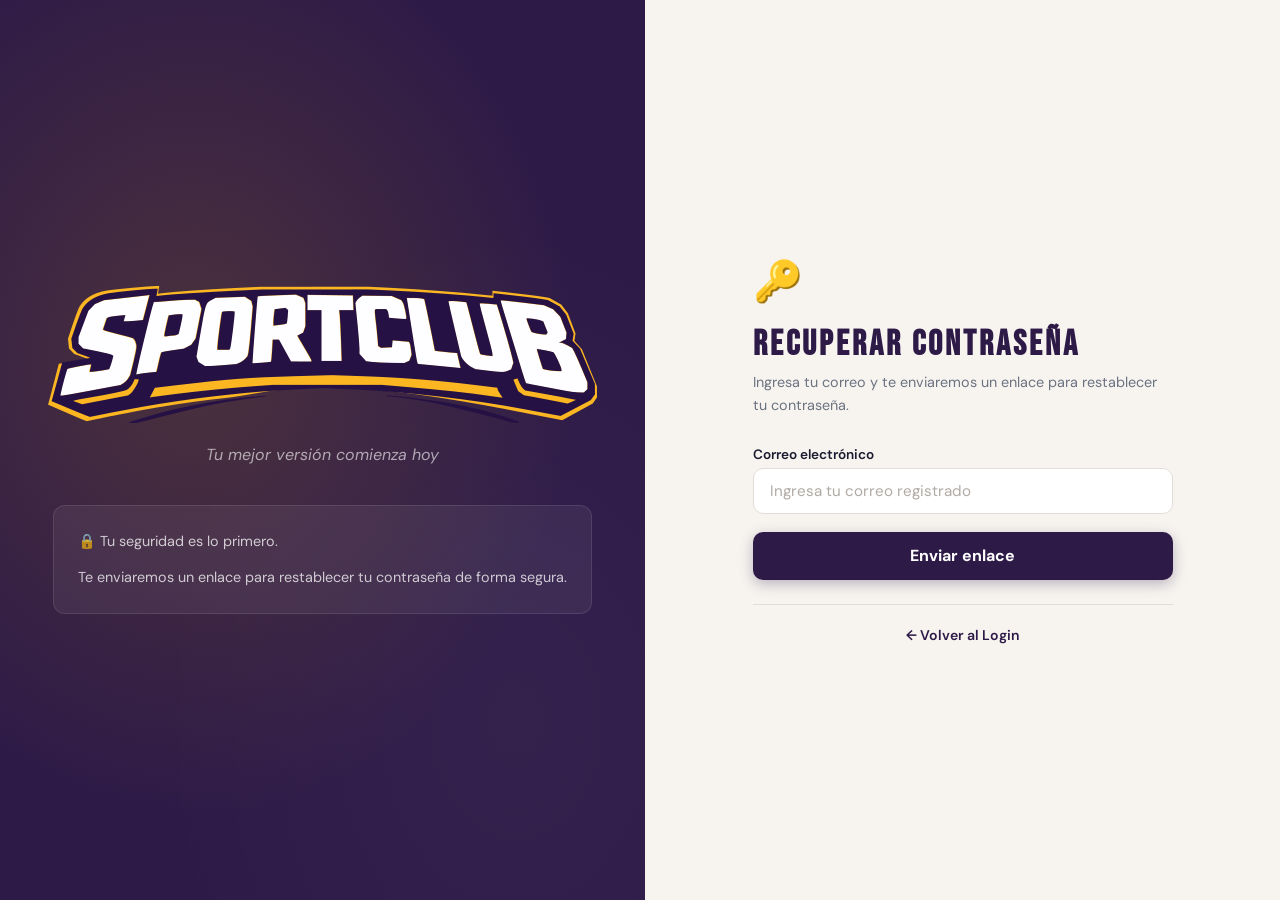
<file: pages/recuperar.html>
<!DOCTYPE html>
<html lang="es">
<head>
  <meta charset="UTF-8">
  <meta name="viewport" content="width=device-width, initial-scale=1.0">
  <title>SportClub - Recuperar Contraseña</title>
  <link href="https://fonts.googleapis.com/css2?family=Bebas+Neue&family=DM+Sans:wght@400;500;600;700&display=swap" rel="stylesheet">
  <link rel="stylesheet" href="../css/recuperar.css">
</head>
<body>

  <div class="page">

    <!-- LADO IZQUIERDO -->
    <div class="page-left">
      <div class="brand">
        <img src="../assets/img/logo.png" alt="SportClub">
        <p class="brand-slogan">Tu mejor versión comienza hoy</p>
      </div>
      <div class="brand-msg">
        <p>🔒 Tu seguridad es lo primero.</p>
        <p>Te enviaremos un enlace para restablecer tu contraseña de forma segura.</p>
      </div>
    </div>

    <!-- LADO DERECHO -->
    <div class="page-right">
      <div class="card">

        <div class="card-icon">🔑</div>
        <h1 class="card-title">Recuperar contraseña</h1>
        <p class="card-subtitle">Ingresa tu correo y te enviaremos un enlace para restablecer tu contraseña.</p>

        <!-- MENSAJE DE CONFIRMACIÓN (oculto por defecto) -->
        <div class="msg msg-success" id="msg-confirmacion">
          ✅ Se ha enviado un enlace de recuperación al correo ingresado. Revisa tu bandeja de entrada.
        </div>

        <form class="form" onsubmit="return false;">

          <div class="input-group">
            <label for="email">Correo electrónico</label>
            <input type="email" id="email" placeholder="Ingresa tu correo registrado">
          </div>

          <button
            type="submit"
            class="btn-enviar"
            onclick="document.getElementById('msg-confirmacion').style.display='block'">
            Enviar enlace
          </button>

        </form>

        <div class="card-links">
          <a href="login.html">← Volver al Login</a>
        </div>

      </div>
    </div>

  </div>

</body>
</html>
</file>
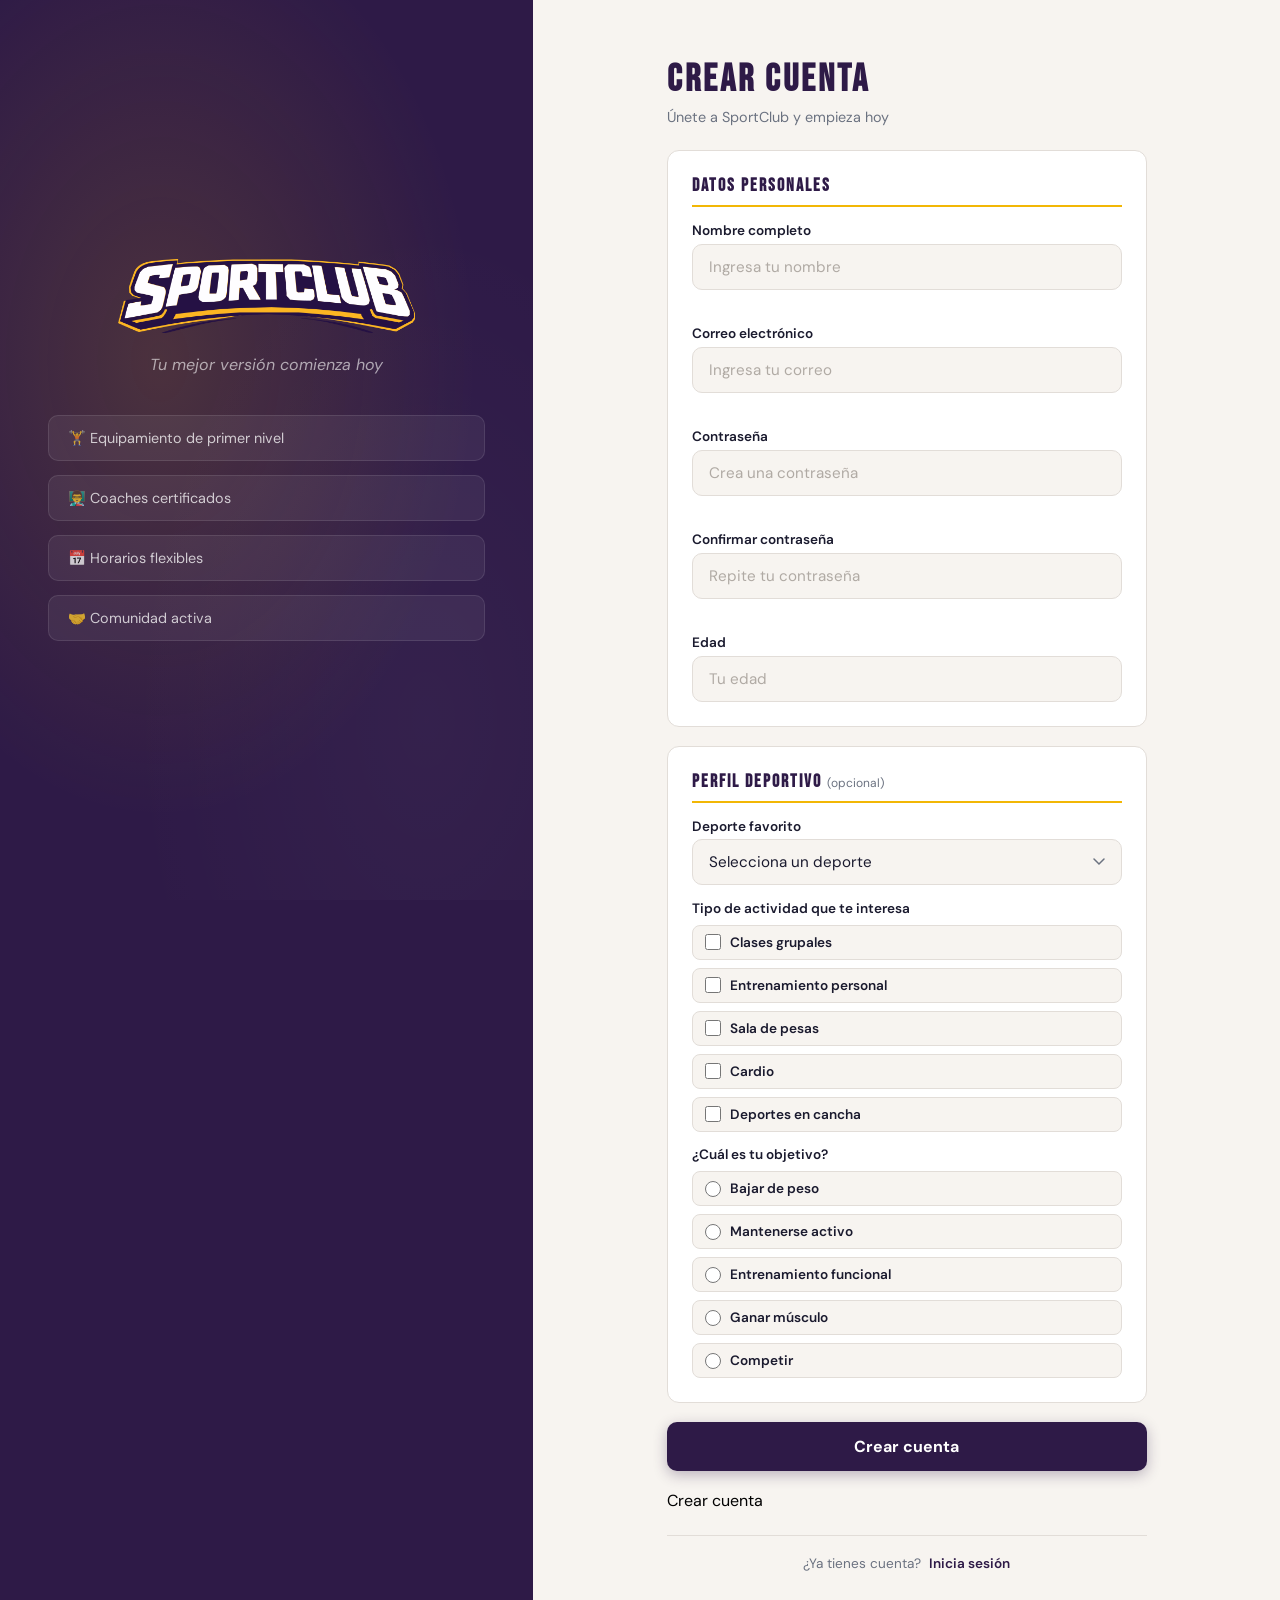
<file: pages/registro.html>
<!DOCTYPE html>
<html lang="es">
<head>
  <meta charset="UTF-8">
  <meta name="viewport" content="width=device-width, initial-scale=1.0">
  <title>SportClub - Registro</title>
  <link href="https://fonts.googleapis.com/css2?family=Bebas+Neue&family=DM+Sans:wght@400;500;600;700&display=swap" rel="stylesheet">
  <link rel="stylesheet" href="../css/registro.css">
</head>
<body>

  <div class="page">

    <!-- LADO IZQUIERDO -->
    <div class="page-left">
      <div class="brand">
        <img src="../assets/img/logo.png" alt="SportClub">
        <p class="brand-slogan">Tu mejor versión comienza hoy</p>
      </div>
      <div class="brand-info">
        <div class="info-item">🏋️ Equipamiento de primer nivel</div>
        <div class="info-item">👨‍🏫 Coaches certificados</div>
        <div class="info-item">📅 Horarios flexibles</div>
        <div class="info-item">🤝 Comunidad activa</div>
      </div>
    </div>

    <!-- LADO DERECHO -->
    <div class="page-right">
      <div class="card">

        <h1 class="card-title">Crear cuenta</h1>
        <p class="card-subtitle">Únete a SportClub y empieza hoy</p>

        <!-- MENSAJE DE ÉXITO (oculto por defecto) -->
        <div class="msg msg-success" id="msg-success">
          ✅ Usuario registrado correctamente. ¡Bienvenido a SportClub!
        </div>

        <!-- MENSAJE DE ERROR (oculto por defecto) -->
        <div class="msg msg-error" id="msg-error">
          ❌ Las contraseñas no coinciden. Por favor verifica.
        </div>

        <form class="form" onsubmit="return false;">

          <!-- DATOS BÁSICOS -->
          <div class="form-section">
            <h2 class="form-section-title">Datos personales</h2>

            <div class="input-group">
              <label for="nombre">Nombre completo</label>
              <input type="text" id="nombre" placeholder="Ingresa tu nombre">
              <span class="field-error" id="error-nombre"></span>
            </div>

            <div class="input-group">
              <label for="email">Correo electrónico</label>
              <input type="email" id="email" placeholder="Ingresa tu correo">
              <span class="field-error" id="error-email"></span>
            </div>

            <div class="input-group">
              <label for="password">Contraseña</label>
              <input type="password" id="password" placeholder="Crea una contraseña">
              <span class="field-error" id="error-password"></span>
            </div>

            <div class="input-group">
              <label for="password2">Confirmar contraseña</label>
              <input type="password" id="password2" placeholder="Repite tu contraseña">
              <span class="field-error" id="error-password2"></span>
            </div>

            <div class="input-group">
              <label for="edad">Edad</label>
              <input type="number" id="edad" placeholder="Tu edad" min="10" max="99">
            </div>

          </div>

          <!-- PERFIL DEPORTIVO -->
          <div class="form-section">
            <h2 class="form-section-title">Perfil deportivo <span class="optional">(opcional)</span></h2>

            <div class="input-group">
              <label for="deporte">Deporte favorito</label>
              <select id="deporte">
                <option value="" disabled selected>Selecciona un deporte</option>
                <option value="futbol">Fútbol</option>
                <option value="basquetbol">Básquetbol</option>
                <option value="natacion">Natación</option>
                <option value="ciclismo">Ciclismo</option>
                <option value="atletismo">Atletismo</option>
                <option value="tenis">Tenis</option>
                <option value="artes_marciales">Artes marciales</option>
                <option value="otro">Otro</option>
              </select>
            </div>

            <div class="input-group">
              <label>Tipo de actividad que te interesa</label>
              <div class="checkbox-group">
                <label class="check-item">
                  <input type="checkbox" name="actividad" value="clases_grupales">
                  <span>Clases grupales</span>
                </label>
                <label class="check-item">
                  <input type="checkbox" name="actividad" value="entrenamiento_personal">
                  <span>Entrenamiento personal</span>
                </label>
                <label class="check-item">
                  <input type="checkbox" name="actividad" value="sala_pesas">
                  <span>Sala de pesas</span>
                </label>
                <label class="check-item">
                  <input type="checkbox" name="actividad" value="cardio">
                  <span>Cardio</span>
                </label>
                <label class="check-item">
                  <input type="checkbox" name="actividad" value="deportes">
                  <span>Deportes en cancha</span>
                </label>
              </div>
            </div>

            <div class="input-group">
              <label>¿Cuál es tu objetivo?</label>
              <div class="radio-group">
                <label class="radio-item">
                  <input type="radio" name="objetivo" value="bajar_peso">
                  <span>Bajar de peso</span>
                </label>
                <label class="radio-item">
                  <input type="radio" name="objetivo" value="mantenerse">
                  <span>Mantenerse activo</span>
                </label>
                <label class="radio-item">
                  <input type="radio" name="objetivo" value="funcional">
                  <span>Entrenamiento funcional</span>
                </label>
                <label class="radio-item">
                  <input type="radio" name="objetivo" value="muscle">
                  <span>Ganar músculo</span>
                </label>
                <label class="radio-item">
                  <input type="radio" name="objetivo" value="competir">
                  <span>Competir</span>
                </label>
              </div>
            </div>

          </div>

          <button type="button" class="btn-registro" onclick="registrarUsuario()">
  Crear cuenta
</button>
            Crear cuenta
          </button>

        </form>

        <div class="card-links">
          <span>¿Ya tienes cuenta?</span>
          <a href="login.html">Inicia sesión</a>
        </div>

      </div>
    </div>

  </div>
<script src="../js/registro.js"></script>
</body>
</html>
</file>
<file: css/styles.css>
*, *::before, *::after { box-sizing: border-box; margin: 0; padding: 0; }

:root {
  --purple: #2E1A47;
  --purple-light: #3d2460;
  --gold: #F2B705;
  --gold-light: #f5c93a;
  --white: #FFFFFF;
  --bg: #f7f4f0;
  --surface: #ffffff;
  --text: #1a1a2e;
  --muted: #6b7280;
  --border: #e5e0d8;
  --radius: 14px;
}

html { scroll-behavior: smooth; }

body {
  font-family: 'DM Sans', sans-serif;
  background: var(--bg);
  color: var(--text);
  line-height: 1.6;
}

/* ── HEADER ── */
.header {
  background: var(--purple);
  position: sticky;
  top: 0;
  z-index: 100;
  box-shadow: 0 2px 20px rgba(0,0,0,0.3);
}

.header-inner {
  max-width: 1100px;
  margin: 0 auto;
  padding: 0 2rem;
  height: 90px;
  display: flex;
  align-items: center;
  justify-content: space-between;
}

.header-logo img {
  height: 74px;
  width: auto;
}

.nav {
  display: flex;
  align-items: center;
  gap: 0.25rem;
}

.nav-link {
  text-decoration: none;
  color: rgba(255,255,255,0.8);
  font-size: 0.9rem;
  font-weight: 500;
  padding: 0.4rem 0.9rem;
  border-radius: 8px;
  transition: background 0.2s, color 0.2s;
}

.nav-link:hover {
  background: rgba(255,255,255,0.1);
  color: var(--white);
}

.nav-btn {
  text-decoration: none;
  background: var(--gold);
  color: var(--purple);
  font-size: 0.9rem;
  font-weight: 700;
  padding: 0.45rem 1.2rem;
  border-radius: 8px;
  margin-left: 0.5rem;
  transition: background 0.2s, transform 0.15s;
}

.nav-btn:hover {
  background: var(--gold-light);
  transform: translateY(-1px);
}

/* ── HERO ── */
.hero {
  position: relative;
  background: var(--purple);
  overflow: hidden;
  min-height: 560px;
}

.hero-bg {
  position: absolute;
  inset: 0;
  background:
    radial-gradient(ellipse at 70% 50%, rgba(242,183,5,0.12) 0%, transparent 60%),
    radial-gradient(ellipse at 10% 80%, rgba(255,255,255,0.04) 0%, transparent 50%);
}

.hero-inner {
  position: relative;
  max-width: 1100px;
  margin: 0 auto;
  padding: 5rem 2rem;
  display: grid;
  grid-template-columns: 1fr 1fr;
  gap: 4rem;
  align-items: center;
}

.hero-tag {
  display: inline-block;
  background: rgba(242,183,5,0.15);
  color: var(--gold);
  font-size: 0.78rem;
  font-weight: 700;
  letter-spacing: 2px;
  text-transform: uppercase;
  padding: 0.3rem 0.9rem;
  border-radius: 100px;
  border: 1px solid rgba(242,183,5,0.3);
  margin-bottom: 1.2rem;
}

.hero-title {
  font-family: 'Bebas Neue', sans-serif;
  font-size: clamp(3rem, 5vw, 4.5rem);
  letter-spacing: 2px;
  line-height: 1.0;
  color: var(--white);
  margin-bottom: 1.2rem;
}

.hero-accent { color: var(--gold); }

.hero-desc {
  color: rgba(255,255,255,0.75);
  font-size: 1.05rem;
  margin-bottom: 2rem;
  max-width: 42ch;
}

.hero-actions { display: flex; gap: 1rem; flex-wrap: wrap; }

.btn-primary {
  display: inline-block;
  background: var(--gold);
  color: var(--purple);
  font-weight: 700;
  font-size: 0.95rem;
  padding: 0.85rem 2rem;
  border-radius: 10px;
  text-decoration: none;
  transition: transform 0.15s, box-shadow 0.2s;
  box-shadow: 0 4px 16px rgba(242,183,5,0.4);
}

.btn-primary:hover {
  transform: translateY(-2px);
  box-shadow: 0 8px 24px rgba(242,183,5,0.45);
}

.btn-secondary {
  display: inline-block;
  background: transparent;
  color: var(--white);
  font-weight: 600;
  font-size: 0.95rem;
  padding: 0.85rem 2rem;
  border-radius: 10px;
  border: 1.5px solid rgba(255,255,255,0.3);
  text-decoration: none;
  transition: border-color 0.2s, background 0.2s;
}

.btn-secondary:hover {
  border-color: var(--gold);
  color: var(--gold);
}

.hero-card {
  background: rgba(255,255,255,0.06);
  border: 1px solid rgba(255,255,255,0.12);
  border-radius: 20px;
  padding: 2.5rem;
  display: flex;
  flex-direction: column;
  gap: 2rem;
  backdrop-filter: blur(10px);
}

.hero-stat { text-align: center; }

.stat-num {
  display: block;
  font-family: 'Bebas Neue', sans-serif;
  font-size: 3rem;
  color: var(--gold);
  letter-spacing: 2px;
  line-height: 1;
}

.stat-label {
  display: block;
  color: rgba(255,255,255,0.65);
  font-size: 0.85rem;
  margin-top: 0.3rem;
}

/* ── SECCIONES ── */
.section { padding: 5rem 0; }

.section-dark {
  background: var(--purple);
}

.section-inner {
  max-width: 1100px;
  margin: 0 auto;
  padding: 0 2rem;
}

.section-header {
  text-align: center;
  margin-bottom: 3rem;
}

.section-tag {
  display: inline-block;
  background: rgba(242,183,5,0.12);
  color: var(--gold);
  font-size: 0.78rem;
  font-weight: 700;
  letter-spacing: 2px;
  text-transform: uppercase;
  padding: 0.3rem 0.9rem;
  border-radius: 100px;
  border: 1px solid rgba(242,183,5,0.25);
  margin-bottom: 0.8rem;
}

.section-dark .section-tag {
  background: rgba(242,183,5,0.15);
  border-color: rgba(242,183,5,0.3);
}

.section-title {
  font-family: 'Bebas Neue', sans-serif;
  font-size: 2.8rem;
  letter-spacing: 2px;
  color: var(--text);
  margin-bottom: 0.5rem;
}

.section-dark .section-title { color: var(--white); }

.section-sub {
  color: var(--muted);
  font-size: 1rem;
}

.section-dark .section-sub { color: rgba(255,255,255,0.6); }

/* ── BENEFICIOS ── */
.benefits-grid {
  display: grid;
  grid-template-columns: repeat(3, 1fr);
  gap: 1.5rem;
}

.benefit-card {
  background: var(--surface);
  border: 1px solid var(--border);
  border-radius: var(--radius);
  padding: 2rem 1.5rem;
  transition: transform 0.2s, box-shadow 0.2s;
}

.benefit-card:hover {
  transform: translateY(-4px);
  box-shadow: 0 12px 30px rgba(46,26,71,0.1);
}

.benefit-icon {
  font-size: 2rem;
  margin-bottom: 1rem;
}

.benefit-card h3 {
  font-size: 1rem;
  font-weight: 700;
  color: var(--purple);
  margin-bottom: 0.5rem;
}

.benefit-card p {
  color: var(--muted);
  font-size: 0.9rem;
}

/* ── PLANES ── */
.planes-grid {
  display: grid;
  grid-template-columns: repeat(3, 1fr);
  gap: 1.5rem;
  align-items: start;
}

.plan-card {
  background: rgba(255,255,255,0.05);
  border: 1px solid rgba(255,255,255,0.12);
  border-radius: var(--radius);
  padding: 2rem;
  position: relative;
  transition: transform 0.2s, box-shadow 0.2s;
}

.plan-card:hover {
  transform: translateY(-4px);
  box-shadow: 0 16px 40px rgba(0,0,0,0.3);
}

.plan-card.plan-featured {
  background: rgba(242,183,5,0.08);
  border-color: var(--gold);
}

.plan-badge {
  position: absolute;
  top: -12px;
  left: 50%;
  transform: translateX(-50%);
  background: var(--gold);
  color: var(--purple);
  font-size: 0.72rem;
  font-weight: 800;
  letter-spacing: 1px;
  text-transform: uppercase;
  padding: 0.25rem 0.9rem;
  border-radius: 100px;
  white-space: nowrap;
}

.plan-header { margin-bottom: 1.5rem; }

.plan-card h3 {
  font-family: 'Bebas Neue', sans-serif;
  font-size: 1.6rem;
  letter-spacing: 2px;
  color: var(--white);
  margin-bottom: 0.5rem;
}

.plan-price {
  font-family: 'Bebas Neue', sans-serif;
  font-size: 2.5rem;
  color: var(--gold);
  letter-spacing: 1px;
}

.plan-price span {
  font-family: 'DM Sans', sans-serif;
  font-size: 0.9rem;
  color: rgba(255,255,255,0.5);
  font-weight: 400;
}

.plan-features {
  list-style: none;
  display: flex;
  flex-direction: column;
  gap: 0.6rem;
  margin-bottom: 1.8rem;
}

.plan-features li {
  color: rgba(255,255,255,0.8);
  font-size: 0.9rem;
}

.btn-plan {
  display: block;
  text-align: center;
  background: transparent;
  color: var(--gold);
  font-weight: 700;
  font-size: 0.9rem;
  padding: 0.75rem;
  border-radius: 10px;
  border: 1.5px solid var(--gold);
  text-decoration: none;
  transition: background 0.2s, color 0.2s;
}

.btn-plan:hover {
  background: var(--gold);
  color: var(--purple);
}

.plan-featured .btn-plan {
  background: var(--gold);
  color: var(--purple);
}

.plan-featured .btn-plan:hover {
  background: var(--gold-light);
}

/* ── SOBRE EL CLUB ── */
.sobre-grid {
  display: grid;
  grid-template-columns: 1fr 1fr;
  gap: 4rem;
  align-items: center;
}

.sobre-text {
  color: var(--muted);
  font-size: 1rem;
  margin-top: 1rem;
  line-height: 1.8;
}

.sobre-cards {
  display: flex;
  flex-direction: column;
  gap: 1.25rem;
}

.sobre-card {
  background: var(--surface);
  border: 1px solid var(--border);
  border-left: 4px solid var(--gold);
  border-radius: var(--radius);
  padding: 1.5rem;
}

.sobre-card h4 {
  font-size: 1rem;
  font-weight: 700;
  color: var(--purple);
  margin-bottom: 0.5rem;
}

.sobre-card p {
  color: var(--muted);
  font-size: 0.9rem;
}

/* ── FOOTER ── */
.footer {
  background: var(--purple);
  padding: 4rem 0 0;
}

.footer-inner {
  max-width: 1100px;
  margin: 0 auto;
  padding: 0 2rem 3rem;
  display: grid;
  grid-template-columns: 2fr 1fr 1fr;
  gap: 3rem;
}

.footer-logo {
  height: 40px;
  width: auto;
  margin-bottom: 1rem;
}

.footer-brand p {
  color: rgba(255,255,255,0.6);
  font-size: 0.9rem;
  margin-bottom: 1.2rem;
}

.footer-social {
  display: flex;
  flex-direction: column;
  gap: 0.5rem;
}

.social-link {
  color: rgba(255,255,255,0.6);
  text-decoration: none;
  font-size: 0.88rem;
  transition: color 0.2s;
}

.social-link:hover { color: var(--gold); }

.footer-contact h4,
.footer-links h4 {
  font-family: 'Bebas Neue', sans-serif;
  font-size: 1.1rem;
  letter-spacing: 2px;
  color: var(--gold);
  margin-bottom: 1rem;
}

.footer-contact p {
  color: rgba(255,255,255,0.6);
  font-size: 0.88rem;
  margin-bottom: 0.5rem;
}

.footer-links {
  display: flex;
  flex-direction: column;
  gap: 0.5rem;
}

.footer-links a {
  color: rgba(255,255,255,0.6);
  text-decoration: none;
  font-size: 0.88rem;
  transition: color 0.2s;
}

.footer-links a:hover { color: var(--gold); }

.footer-bottom {
  border-top: 1px solid rgba(255,255,255,0.1);
  text-align: center;
  padding: 1.5rem;
  color: rgba(255,255,255,0.4);
  font-size: 0.82rem;
}

/* ── RESPONSIVE ── */
@media (max-width: 768px) {
  .hero-inner { grid-template-columns: 1fr; }
  .hero-visual { display: none; }
  .benefits-grid { grid-template-columns: 1fr; }
  .planes-grid { grid-template-columns: 1fr; }
  .sobre-grid { grid-template-columns: 1fr; }
  .footer-inner { grid-template-columns: 1fr; gap: 2rem; }
  .nav-link { display: none; }
}
</file>
<file: css/login.css>
*, *::before, *::after { box-sizing: border-box; margin: 0; padding: 0; }

:root {
  --purple: #2E1A47;
  --purple-light: #3d2460;
  --gold: #F2B705;
  --gold-light: #f5c93a;
  --white: #FFFFFF;
  --text: #1a1a2e;
  --muted: #6b7280;
  --border: #e2ddd8;
  --radius: 14px;
}

body {
  font-family: 'DM Sans', sans-serif;
  min-height: 100vh;
  background: var(--purple);
}

/* ── LAYOUT DOS COLUMNAS ── */
.page {
  min-height: 100vh;
  display: grid;
  grid-template-columns: 1fr 1fr;
}

/* ── LADO IZQUIERDO ── */
.page-left {
  background: var(--purple);
  background-image:
    radial-gradient(ellipse at 30% 40%, rgba(242,183,5,0.15) 0%, transparent 60%),
    radial-gradient(ellipse at 80% 80%, rgba(255,255,255,0.03) 0%, transparent 50%);
  display: flex;
  flex-direction: column;
  justify-content: center;
  align-items: center;
  padding: 3rem;
  gap: 3rem;
}

.brand {
  text-align: center;
}

.brand img {
  height: 74px;
  width: auto;
  margin-bottom: 1rem;
}

.brand-slogan {
  color: rgba(255,255,255,0.6);
  font-size: 1rem;
  font-style: italic;
}

.brand-stats {
  display: flex;
  gap: 2.5rem;
}

.stat { text-align: center; }

.stat-num {
  display: block;
  font-family: 'Bebas Neue', sans-serif;
  font-size: 2.8rem;
  color: var(--gold);
  letter-spacing: 2px;
  line-height: 1;
}

.stat-label {
  display: block;
  color: rgba(255,255,255,0.55);
  font-size: 0.82rem;
  margin-top: 0.3rem;
}

/* ── LADO DERECHO ── */
.page-right {
  background: #f7f4f0;
  display: flex;
  align-items: center;
  justify-content: center;
  padding: 3rem 2rem;
}

/* ── CARD ── */
.card {
  width: 100%;
  max-width: 420px;
}

.card-title {
  font-family: 'Bebas Neue', sans-serif;
  font-size: 2.4rem;
  letter-spacing: 3px;
  color: var(--purple);
  margin-bottom: 0.3rem;
}

.card-subtitle {
  color: var(--muted);
  font-size: 0.9rem;
  margin-bottom: 2rem;
}

/* ── FORMULARIO ── */
.form {
  display: flex;
  flex-direction: column;
  gap: 1.1rem;
  margin-bottom: 1.5rem;
}

.input-group {
  display: flex;
  flex-direction: column;
  gap: 0.35rem;
}

.input-group label {
  font-size: 0.85rem;
  font-weight: 600;
  color: var(--text);
}

.input-group input {
  font-family: 'DM Sans', sans-serif;
  font-size: 0.95rem;
  color: var(--text);
  background: #fff;
  border: 1.5px solid var(--border);
  border-radius: 10px;
  padding: 0.75rem 1rem;
  outline: none;
  transition: border-color 0.2s, box-shadow 0.2s;
}

.input-group input::placeholder { color: #b0aaa4; }

.input-group input:focus {
  border-color: var(--purple);
  box-shadow: 0 0 0 3px rgba(46,26,71,0.1);
}

/* ── BOTÓN ── */
.btn-ingresar {
  font-family: 'DM Sans', sans-serif;
  font-size: 1rem;
  font-weight: 700;
  color: #fff;
  background: var(--purple);
  border: none;
  border-radius: 10px;
  padding: 0.85rem;
  cursor: pointer;
  margin-top: 0.4rem;
  transition: background 0.2s, transform 0.15s, box-shadow 0.2s;
  box-shadow: 0 4px 14px rgba(46,26,71,0.3);
}

.btn-ingresar:hover {
  background: var(--purple-light);
  transform: translateY(-2px);
  box-shadow: 0 8px 20px rgba(46,26,71,0.35);
}

/* ── LINKS ── */
.card-links {
  display: flex;
  align-items: center;
  justify-content: center;
  gap: 0.75rem;
  padding-bottom: 1.5rem;
  border-bottom: 1px solid var(--border);
}

.card-links a {
  font-size: 0.85rem;
  color: var(--purple);
  text-decoration: none;
  font-weight: 500;
  transition: color 0.2s;
}

.card-links a:hover { color: var(--gold); }

.divider { color: var(--border); }

/* ── ACCESOS RÁPIDOS ── */
.accesos-rapidos {
  margin-top: 1.5rem;
  text-align: center;
}

.accesos-label {
  font-size: 0.78rem;
  color: var(--muted);
  margin-bottom: 0.8rem;
  text-transform: uppercase;
  letter-spacing: 1px;
}

.accesos-btns {
  display: flex;
  gap: 0.75rem;
  justify-content: center;
}

.btn-acceso {
  font-size: 0.8rem;
  font-weight: 600;
  padding: 0.45rem 1rem;
  border-radius: 8px;
  text-decoration: none;
  transition: transform 0.15s, box-shadow 0.2s;
}

.btn-coach {
  background: #e8f5e9;
  color: #2e7d32;
  border: 1px solid #a5d6a7;
}

.btn-coach:hover {
  transform: translateY(-1px);
  box-shadow: 0 4px 10px rgba(46,125,50,0.2);
}

.btn-admin {
  background: rgba(46,26,71,0.08);
  color: var(--purple);
  border: 1px solid rgba(46,26,71,0.2);
}

.btn-admin:hover {
  transform: translateY(-1px);
  box-shadow: 0 4px 10px rgba(46,26,71,0.15);
}

/* ── RESPONSIVE ── */
@media (max-width: 700px) {
  .page { grid-template-columns: 1fr; }
  .page-left { display: none; }
  .page-right { padding: 2rem 1.5rem; }
}
</file>
<file: css/dashboard-admin.css>
*, *::before, *::after { box-sizing: border-box; margin: 0; padding: 0; }

:root {
  --red: #c0392b;
  --red-dark: #96281b;
  --red-light: #fdecea;
  --purple: #2E1A47;
  --gold: #F2B705;
  --bg: #fdf5f5;
  --surface: #ffffff;
  --text: #1a1a2e;
  --muted: #6b7280;
  --border: #f0d8d8;
  --sidebar-w: 220px;
  --header-h: 64px;
  --radius: 12px;
}

body {
  font-family: 'DM Sans', sans-serif;
  background: var(--bg);
  color: var(--text);
  min-height: 100vh;
}

/* ── HEADER ── */
.header {
  background: var(--red);
  height: var(--header-h);
  display: flex;
  align-items: center;
  justify-content: space-between;
  padding: 0 2rem;
  position: fixed;
  top: 0; left: 0; right: 0;
  z-index: 100;
  box-shadow: 0 2px 12px rgba(192,57,43,0.3);
}

.header-logo { height: 54px; width: auto; }
.header-right { display: flex; gap: 0.75rem; align-items: center; }

.btn-header {
  text-decoration: none;
  font-size: 0.85rem;
  font-weight: 600;
  padding: 0.45rem 1rem;
  border-radius: 8px;
  color: rgba(255,255,255,0.85);
  background: rgba(255,255,255,0.1);
  border: 1px solid rgba(255,255,255,0.2);
  transition: background 0.2s, color 0.2s;
}

.btn-header:hover { background: rgba(255,255,255,0.2); color: #fff; }
.btn-logout { background: rgba(255,255,255,0.15); color: #fff; }

/* ── LAYOUT ── */
.layout {
  display: flex;
  margin-top: var(--header-h);
  min-height: calc(100vh - var(--header-h));
}

/* ── SIDEBAR ── */
.sidebar {
  width: var(--sidebar-w);
  background: var(--surface);
  border-right: 1px solid var(--border);
  position: fixed;
  top: var(--header-h);
  bottom: 0;
  left: 0;
  padding: 1.5rem 0;
}

.sidebar-nav {
  display: flex;
  flex-direction: column;
  gap: 0.25rem;
  padding: 0 0.75rem;
}

.nav-item {
  text-decoration: none;
  color: var(--muted);
  font-size: 0.9rem;
  font-weight: 500;
  padding: 0.7rem 1rem;
  border-radius: 10px;
  transition: background 0.2s, color 0.2s;
  display: flex;
  align-items: center;
  gap: 0.6rem;
}

.nav-item:hover, .nav-item.active {
  background: var(--red-light);
  color: var(--red);
  font-weight: 700;
}

/* ── MAIN ── */
.main {
  margin-left: var(--sidebar-w);
  flex: 1;
  padding: 2rem;
  display: flex;
  flex-direction: column;
  gap: 2rem;
}

.section-title {
  font-family: 'Bebas Neue', sans-serif;
  font-size: 1.6rem;
  letter-spacing: 2px;
  color: var(--red);
  margin-bottom: 1.2rem;
}

/* ── BIENVENIDA ── */
.welcome-card {
  background: linear-gradient(135deg, var(--red) 0%, var(--red-dark) 100%);
  border-radius: var(--radius);
  padding: 2rem;
  display: flex;
  justify-content: space-between;
  align-items: center;
  box-shadow: 0 4px 20px rgba(192,57,43,0.25);
  margin-bottom: 1.5rem;
}

.welcome-title {
  font-family: 'Bebas Neue', sans-serif;
  font-size: 2rem;
  letter-spacing: 2px;
  color: #fff;
  margin-bottom: 0.5rem;
}

.welcome-msg { color: rgba(255,255,255,0.75); font-size: 0.95rem; }

.welcome-badge {
  background: var(--gold);
  color: var(--purple);
  font-size: 0.82rem;
  font-weight: 700;
  padding: 0.5rem 1rem;
  border-radius: 100px;
  white-space: nowrap;
}

/* ── STATS ── */
.stats-grid {
  display: grid;
  grid-template-columns: repeat(3, 1fr);
  gap: 1.2rem;
}

.stat-card {
  background: var(--surface);
  border: 1px solid var(--border);
  border-radius: var(--radius);
  padding: 1.5rem;
  display: flex;
  flex-direction: column;
  align-items: center;
  gap: 0.4rem;
  text-align: center;
}

.stat-icon { font-size: 1.8rem; }

.stat-num {
  font-family: 'Bebas Neue', sans-serif;
  font-size: 2.5rem;
  color: var(--red);
  letter-spacing: 2px;
  line-height: 1;
}

.stat-label { color: var(--muted); font-size: 0.85rem; }

/* ── TABLA ── */
.table-wrap {
  background: var(--surface);
  border-radius: var(--radius);
  border: 1px solid var(--border);
  overflow: hidden;
}

.tabla { width: 100%; border-collapse: collapse; }

.tabla th {
  background: var(--red-light);
  color: var(--red);
  font-size: 0.82rem;
  font-weight: 700;
  letter-spacing: 0.5px;
  text-transform: uppercase;
  padding: 0.9rem 1.2rem;
  text-align: left;
}

.tabla td {
  padding: 0.9rem 1.2rem;
  font-size: 0.9rem;
  color: var(--text);
  border-top: 1px solid var(--border);
}

.tabla tr:hover td { background: #fff8f8; }

.badge {
  font-size: 0.75rem;
  font-weight: 700;
  padding: 0.25rem 0.7rem;
  border-radius: 100px;
}

.badge-active { background: #e8f5e9; color: #2e7d32; }
.badge-inactive { background: #ffebee; color: #c62828; }

.rol {
  font-size: 0.75rem;
  font-weight: 700;
  padding: 0.25rem 0.7rem;
  border-radius: 100px;
}

.rol-usuario { background: #e8f0fe; color: #1a56db; }
.rol-coach { background: #e8f5e9; color: #2e7d32; }
.rol-admin { background: var(--red-light); color: var(--red); }

/* ── REPORTES ── */
.reportes-grid {
  display: grid;
  grid-template-columns: repeat(3, 1fr);
  gap: 1.2rem;
}

.reporte-card {
  background: var(--surface);
  border: 1px solid var(--border);
  border-radius: var(--radius);
  padding: 1.5rem;
}

.reporte-card h3 {
  font-size: 0.95rem;
  font-weight: 700;
  color: var(--red);
  margin-bottom: 1rem;
  padding-bottom: 0.6rem;
  border-bottom: 2px solid var(--red-light);
}

.reporte-list {
  list-style: none;
  display: flex;
  flex-direction: column;
  gap: 0.6rem;
}

.reporte-list li {
  display: flex;
  justify-content: space-between;
  align-items: center;
  font-size: 0.88rem;
  color: var(--text);
}

.reporte-val {
  font-weight: 700;
  color: var(--muted);
  font-size: 0.85rem;
}

.badge-active-text { color: #2e7d32; }
.badge-inactive-text { color: #c62828; }

/* ── CONFIGURACIÓN ── */
.config-grid {
  display: grid;
  grid-template-columns: repeat(3, 1fr);
  gap: 1.2rem;
}

.btn-config {
  background: var(--surface);
  border: 1.5px solid var(--border);
  border-radius: var(--radius);
  padding: 2rem 1.5rem;
  display: flex;
  flex-direction: column;
  align-items: center;
  gap: 0.8rem;
  cursor: pointer;
  transition: transform 0.2s, box-shadow 0.2s, border-color 0.2s;
  font-family: 'DM Sans', sans-serif;
}

.btn-config:hover {
  transform: translateY(-3px);
  box-shadow: 0 8px 24px rgba(192,57,43,0.12);
  border-color: var(--red);
}

.config-icon { font-size: 2rem; }

.config-label {
  font-size: 0.9rem;
  font-weight: 700;
  color: var(--text);
}

.btn-crear:hover .config-label { color: var(--red); }
.btn-editar:hover .config-label { color: var(--red); }
.btn-settings:hover .config-label { color: var(--red); }

/* ── RESPONSIVE ── */
@media (max-width: 768px) {
  .sidebar { display: none; }
  .main { margin-left: 0; padding: 1.5rem; }
  .stats-grid, .reportes-grid, .config-grid { grid-template-columns: 1fr; }
  .welcome-card { flex-direction: column; gap: 1rem; }
}
</file>
<file: css/dashboard-coach.css>
*, *::before, *::after { box-sizing: border-box; margin: 0; padding: 0; }

:root {
  --green: #1a7a3c;
  --green-dark: #145f2e;
  --green-light: #e8f5ee;
  --purple: #2E1A47;
  --gold: #F2B705;
  --bg: #f0faf4;
  --surface: #ffffff;
  --text: #1a1a2e;
  --muted: #6b7280;
  --border: #d8edd e;
  --sidebar-w: 220px;
  --header-h: 64px;
  --radius: 12px;
}

body {
  font-family: 'DM Sans', sans-serif;
  background: var(--bg);
  color: var(--text);
  min-height: 100vh;
}

/* ── HEADER ── */
.header {
  background: var(--green);
  height: var(--header-h);
  display: flex;
  align-items: center;
  justify-content: space-between;
  padding: 0 2rem;
  position: fixed;
  top: 0; left: 0; right: 0;
  z-index: 100;
  box-shadow: 0 2px 12px rgba(26,122,60,0.3);
}

.header-logo { height: 52px; width: auto; }
.header-right { display: flex; gap: 0.75rem; align-items: center; }

.btn-header {
  text-decoration: none;
  font-size: 0.85rem;
  font-weight: 600;
  padding: 0.45rem 1rem;
  border-radius: 8px;
  color: rgba(255,255,255,0.85);
  background: rgba(255,255,255,0.1);
  border: 1px solid rgba(255,255,255,0.2);
  transition: background 0.2s, color 0.2s;
}

.btn-header:hover { background: rgba(255,255,255,0.2); color: #fff; }
.btn-logout { background: rgba(255,255,255,0.15); color: #fff; }

/* ── LAYOUT ── */
.layout {
  display: flex;
  margin-top: var(--header-h);
  min-height: calc(100vh - var(--header-h));
}

/* ── SIDEBAR ── */
.sidebar {
  width: var(--sidebar-w);
  background: var(--surface);
  border-right: 1px solid #d0e8d8;
  position: fixed;
  top: var(--header-h);
  bottom: 0;
  left: 0;
  padding: 1.5rem 0;
}

.sidebar-nav {
  display: flex;
  flex-direction: column;
  gap: 0.25rem;
  padding: 0 0.75rem;
}

.nav-item {
  text-decoration: none;
  color: var(--muted);
  font-size: 0.9rem;
  font-weight: 500;
  padding: 0.7rem 1rem;
  border-radius: 10px;
  transition: background 0.2s, color 0.2s;
  display: flex;
  align-items: center;
  gap: 0.6rem;
}

.nav-item:hover, .nav-item.active {
  background: var(--green-light);
  color: var(--green);
  font-weight: 700;
}

/* ── MAIN ── */
.main {
  margin-left: var(--sidebar-w);
  flex: 1;
  padding: 2rem;
  display: flex;
  flex-direction: column;
  gap: 2rem;
}

.section-title {
  font-family: 'Bebas Neue', sans-serif;
  font-size: 1.6rem;
  letter-spacing: 2px;
  color: var(--green);
  margin-bottom: 1.2rem;
}

/* ── BIENVENIDA ── */
.welcome-card {
  background: linear-gradient(135deg, var(--green) 0%, var(--green-dark) 100%);
  border-radius: var(--radius);
  padding: 2rem;
  display: flex;
  justify-content: space-between;
  align-items: center;
  box-shadow: 0 4px 20px rgba(26,122,60,0.25);
  margin-bottom: 1.5rem;
}

.welcome-title {
  font-family: 'Bebas Neue', sans-serif;
  font-size: 2rem;
  letter-spacing: 2px;
  color: #fff;
  margin-bottom: 0.5rem;
}

.welcome-msg { color: rgba(255,255,255,0.75); font-size: 0.95rem; }

.welcome-badge {
  background: var(--gold);
  color: var(--purple);
  font-size: 0.82rem;
  font-weight: 700;
  padding: 0.5rem 1rem;
  border-radius: 100px;
  white-space: nowrap;
}

/* ── STATS ── */
.stats-grid {
  display: grid;
  grid-template-columns: repeat(3, 1fr);
  gap: 1.2rem;
}

.stat-card {
  background: var(--surface);
  border: 1px solid #d0e8d8;
  border-radius: var(--radius);
  padding: 1.5rem;
  display: flex;
  flex-direction: column;
  align-items: center;
  gap: 0.4rem;
  text-align: center;
}

.stat-icon { font-size: 1.8rem; }

.stat-num {
  font-family: 'Bebas Neue', sans-serif;
  font-size: 2.5rem;
  color: var(--green);
  letter-spacing: 2px;
  line-height: 1;
}

.stat-label { color: var(--muted); font-size: 0.85rem; }

/* ── TABLA ── */
.table-wrap {
  background: var(--surface);
  border-radius: var(--radius);
  border: 1px solid #d0e8d8;
  overflow: hidden;
}

.tabla { width: 100%; border-collapse: collapse; }

.tabla th {
  background: var(--green-light);
  color: var(--green);
  font-size: 0.82rem;
  font-weight: 700;
  letter-spacing: 0.5px;
  text-transform: uppercase;
  padding: 0.9rem 1.2rem;
  text-align: left;
}

.tabla td {
  padding: 0.9rem 1.2rem;
  font-size: 0.9rem;
  color: var(--text);
  border-top: 1px solid #e8f5ee;
}

.tabla tr:hover td { background: #f5fbf7; }

.badge {
  font-size: 0.75rem;
  font-weight: 700;
  padding: 0.25rem 0.7rem;
  border-radius: 100px;
}

.badge-active { background: #e8f5e9; color: #2e7d32; }
.badge-inactive { background: #ffebee; color: #c62828; }

/* ── CLASES ── */
.clases-grid {
  display: grid;
  grid-template-columns: repeat(3, 1fr);
  gap: 1.2rem;
}

.clase-card {
  background: var(--surface);
  border: 1px solid #d0e8d8;
  border-radius: var(--radius);
  padding: 1.5rem;
  transition: transform 0.2s, box-shadow 0.2s;
}

.clase-card:hover {
  transform: translateY(-3px);
  box-shadow: 0 8px 24px rgba(26,122,60,0.1);
}

.clase-icon { font-size: 2rem; margin-bottom: 0.8rem; }

.clase-card h3 {
  font-size: 1rem;
  font-weight: 700;
  color: var(--green);
  margin-bottom: 0.4rem;
}

.clase-meta {
  font-size: 0.82rem;
  color: var(--muted);
  margin-bottom: 0.5rem;
}

.clase-desc {
  color: var(--muted);
  font-size: 0.85rem;
  line-height: 1.5;
}

/* ── RESPONSIVE ── */
@media (max-width: 768px) {
  .sidebar { display: none; }
  .main { margin-left: 0; padding: 1.5rem; }
  .clases-grid, .stats-grid { grid-template-columns: 1fr; }
  .welcome-card { flex-direction: column; gap: 1rem; }
}
</file>
<file: css/dashboard-usuario.css>
*, *::before, *::after { box-sizing: border-box; margin: 0; padding: 0; }

:root {
  --blue: #1a56db;
  --blue-dark: #1440a8;
  --blue-light: #e8f0fe;
  --purple: #2E1A47;
  --gold: #F2B705;
  --bg: #f0f4ff;
  --surface: #ffffff;
  --text: #1a1a2e;
  --muted: #6b7280;
  --border: #dde3f0;
  --sidebar-w: 220px;
  --header-h: 64px;
  --radius: 12px;
}

body {
  font-family: 'DM Sans', sans-serif;
  background: var(--bg);
  color: var(--text);
  min-height: 100vh;
}

/* ── HEADER ── */
.header {
  background: var(--blue);
  height: var(--header-h);
  display: flex;
  align-items: center;
  justify-content: space-between;
  padding: 0 2rem;
  position: fixed;
  top: 0; left: 0; right: 0;
  z-index: 100;
  box-shadow: 0 2px 12px rgba(26,86,219,0.3);
}

.header-logo { height: 38px; width: auto; }

.header-right { display: flex; gap: 0.75rem; align-items: center; }

.btn-header {
  text-decoration: none;
  font-size: 0.85rem;
  font-weight: 600;
  padding: 0.45rem 1rem;
  border-radius: 8px;
  color: rgba(255,255,255,0.85);
  background: rgba(255,255,255,0.1);
  border: 1px solid rgba(255,255,255,0.2);
  transition: background 0.2s, color 0.2s;
}

.btn-header:hover {
  background: rgba(255,255,255,0.2);
  color: #fff;
}

.btn-logout {
  background: rgba(255,255,255,0.15);
  color: #fff;
}

/* ── LAYOUT ── */
.layout {
  display: flex;
  margin-top: var(--header-h);
  min-height: calc(100vh - var(--header-h));
}

/* ── SIDEBAR ── */
.sidebar {
  width: var(--sidebar-w);
  background: var(--surface);
  border-right: 1px solid var(--border);
  position: fixed;
  top: var(--header-h);
  bottom: 0;
  left: 0;
  padding: 1.5rem 0;
  overflow-y: auto;
}

.sidebar-nav {
  display: flex;
  flex-direction: column;
  gap: 0.25rem;
  padding: 0 0.75rem;
}

.nav-item {
  text-decoration: none;
  color: var(--muted);
  font-size: 0.9rem;
  font-weight: 500;
  padding: 0.7rem 1rem;
  border-radius: 10px;
  transition: background 0.2s, color 0.2s;
  display: flex;
  align-items: center;
  gap: 0.6rem;
}

.nav-item:hover {
  background: var(--blue-light);
  color: var(--blue);
}

.nav-item.active {
  background: var(--blue-light);
  color: var(--blue);
  font-weight: 700;
}

/* ── MAIN ── */
.main {
  margin-left: var(--sidebar-w);
  flex: 1;
  padding: 2rem;
  display: flex;
  flex-direction: column;
  gap: 2rem;
}

/* ── SECCIÓN ── */
.section-title {
  font-family: 'Bebas Neue', sans-serif;
  font-size: 1.6rem;
  letter-spacing: 2px;
  color: var(--blue);
  margin-bottom: 1.2rem;
}

/* ── BIENVENIDA ── */
.welcome-card {
  background: linear-gradient(135deg, var(--blue) 0%, var(--blue-dark) 100%);
  border-radius: var(--radius);
  padding: 2rem;
  display: flex;
  justify-content: space-between;
  align-items: center;
  box-shadow: 0 4px 20px rgba(26,86,219,0.25);
}

.welcome-title {
  font-family: 'Bebas Neue', sans-serif;
  font-size: 2rem;
  letter-spacing: 2px;
  color: #fff;
  margin-bottom: 0.5rem;
}

.welcome-msg {
  color: rgba(255,255,255,0.75);
  font-size: 0.95rem;
  max-width: 50ch;
}

.welcome-badge {
  background: var(--gold);
  color: var(--purple);
  font-size: 0.82rem;
  font-weight: 700;
  padding: 0.5rem 1rem;
  border-radius: 100px;
  white-space: nowrap;
}

/* ── TABLA ── */
.table-wrap {
  background: var(--surface);
  border-radius: var(--radius);
  border: 1px solid var(--border);
  overflow: hidden;
}

.tabla {
  width: 100%;
  border-collapse: collapse;
}

.tabla th {
  background: var(--blue-light);
  color: var(--blue);
  font-size: 0.82rem;
  font-weight: 700;
  letter-spacing: 0.5px;
  text-transform: uppercase;
  padding: 0.9rem 1.2rem;
  text-align: left;
}

.tabla td {
  padding: 0.9rem 1.2rem;
  font-size: 0.9rem;
  color: var(--text);
  border-top: 1px solid var(--border);
}

.tabla tr:hover td { background: #f8faff; }

.badge {
  font-size: 0.75rem;
  font-weight: 700;
  padding: 0.25rem 0.7rem;
  border-radius: 100px;
}

.badge-active { background: #e8f5e9; color: #2e7d32; }
.badge-pending { background: #fff8e1; color: #f57f17; }

/* ── CLASES ── */
.clases-grid {
  display: grid;
  grid-template-columns: repeat(3, 1fr);
  gap: 1.2rem;
}

.clase-card {
  background: var(--surface);
  border: 1px solid var(--border);
  border-radius: var(--radius);
  padding: 1.5rem;
  transition: transform 0.2s, box-shadow 0.2s;
  display: flex;
  flex-direction: column;
}

.clase-card:hover {
  transform: translateY(-3px);
  box-shadow: 0 8px 24px rgba(26,86,219,0.1);
}

.clase-icon {
  font-size: 2rem;
  margin-bottom: 0.8rem;
}

.clase-card h3 {
  font-size: 1rem;
  font-weight: 700;
  color: var(--blue);
  margin-bottom: 0.5rem;
}

.clase-card p {
  color: var(--muted);
  font-size: 0.85rem;
  margin-bottom: 1.2rem;
  line-height: 1.5;
  flex: 1;
}

.btn-clase {
  display: block;
  text-align: center;
  background: var(--blue);
  color: #fff;
  font-size: 0.85rem;
  font-weight: 700;
  padding: 0.6rem;
  border-radius: 8px;
  text-decoration: none;
  transition: background 0.2s;
}

.btn-clase:hover { background: var(--blue-dark); }

/* ── PERFIL ── */
.perfil-card {
  background: var(--surface);
  border: 1px solid var(--border);
  border-radius: var(--radius);
  padding: 2rem;
  display: flex;
  align-items: center;
  gap: 2rem;
}

.perfil-avatar {
  width: 72px;
  height: 72px;
  background: var(--blue);
  color: #fff;
  font-family: 'Bebas Neue', sans-serif;
  font-size: 1.8rem;
  letter-spacing: 2px;
  border-radius: 50%;
  display: flex;
  align-items: center;
  justify-content: center;
  flex-shrink: 0;
}

.perfil-info {
  display: grid;
  grid-template-columns: repeat(2, 1fr);
  gap: 1rem;
  flex: 1;
}

.perfil-item {
  display: flex;
  flex-direction: column;
  gap: 0.2rem;
}

.perfil-label {
  font-size: 0.75rem;
  font-weight: 700;
  text-transform: uppercase;
  letter-spacing: 0.5px;
  color: var(--muted);
}

.perfil-value {
  font-size: 0.95rem;
  font-weight: 600;
  color: var(--text);
}

/* ── RESPONSIVE ── */
@media (max-width: 768px) {
  .sidebar { display: none; }
  .main { margin-left: 0; padding: 1.5rem; }
  .clases-grid { grid-template-columns: 1fr; }
  .perfil-card { flex-direction: column; }
  .perfil-info { grid-template-columns: 1fr; }
  .welcome-card { flex-direction: column; gap: 1rem; }
}
</file>
<file: css/recuperar.css>
*, *::before, *::after { box-sizing: border-box; margin: 0; padding: 0; }

:root {
  --purple: #2E1A47;
  --purple-light: #3d2460;
  --gold: #F2B705;
  --white: #FFFFFF;
  --bg: #f7f4f0;
  --text: #1a1a2e;
  --muted: #6b7280;
  --border: #e2ddd8;
  --radius: 14px;
  --success: #2e7d32;
  --success-bg: #e8f5e9;
}

body {
  font-family: 'DM Sans', sans-serif;
  min-height: 100vh;
  background: var(--purple);
}

.page {
  min-height: 100vh;
  display: grid;
  grid-template-columns: 1fr 1fr;
}

/* ── LADO IZQUIERDO ── */
.page-left {
  background: var(--purple);
  background-image:
    radial-gradient(ellipse at 30% 40%, rgba(242,183,5,0.15) 0%, transparent 60%),
    radial-gradient(ellipse at 80% 80%, rgba(255,255,255,0.03) 0%, transparent 50%);
  display: flex;
  flex-direction: column;
  justify-content: center;
  align-items: center;
  padding: 3rem;
  gap: 2.5rem;
}

.brand { text-align: center; }

.brand img {
  height: 74
  px;
  width: auto;
  margin-bottom: 1rem;
}

.brand-slogan {
  color: rgba(255,255,255,0.6);
  font-size: 1rem;
  font-style: italic;
}

.brand-msg {
  background: rgba(255,255,255,0.06);
  border: 1px solid rgba(255,255,255,0.1);
  border-radius: 12px;
  padding: 1.5rem;
  display: flex;
  flex-direction: column;
  gap: 0.8rem;
}

.brand-msg p {
  color: rgba(255,255,255,0.75);
  font-size: 0.9rem;
  line-height: 1.6;
}

/* ── LADO DERECHO ── */
.page-right {
  background: var(--bg);
  display: flex;
  align-items: center;
  justify-content: center;
  padding: 3rem 2rem;
}

/* ── CARD ── */
.card {
  width: 100%;
  max-width: 420px;
}

.card-icon {
  font-size: 2.5rem;
  margin-bottom: 1rem;
}

.card-title {
  font-family: 'Bebas Neue', sans-serif;
  font-size: 2.2rem;
  letter-spacing: 3px;
  color: var(--purple);
  margin-bottom: 0.3rem;
}

.card-subtitle {
  color: var(--muted);
  font-size: 0.9rem;
  margin-bottom: 1.8rem;
  line-height: 1.6;
}

/* ── MENSAJE ── */
.msg {
  display: none;
  padding: 0.9rem 1rem;
  border-radius: 10px;
  font-size: 0.9rem;
  font-weight: 500;
  margin-bottom: 1.2rem;
}

.msg-success {
  background: var(--success-bg);
  color: var(--success);
  border: 1px solid #a5d6a7;
  line-height: 1.5;
}

/* ── FORMULARIO ── */
.form {
  display: flex;
  flex-direction: column;
  gap: 1.1rem;
  margin-bottom: 1.5rem;
}

.input-group {
  display: flex;
  flex-direction: column;
  gap: 0.35rem;
}

.input-group label {
  font-size: 0.85rem;
  font-weight: 600;
  color: var(--text);
}

.input-group input {
  font-family: 'DM Sans', sans-serif;
  font-size: 0.95rem;
  color: var(--text);
  background: #fff;
  border: 1.5px solid var(--border);
  border-radius: 10px;
  padding: 0.75rem 1rem;
  outline: none;
  transition: border-color 0.2s, box-shadow 0.2s;
}

.input-group input::placeholder { color: #b0aaa4; }

.input-group input:focus {
  border-color: var(--purple);
  box-shadow: 0 0 0 3px rgba(46,26,71,0.1);
}

/* ── BOTÓN ── */
.btn-enviar {
  font-family: 'DM Sans', sans-serif;
  font-size: 1rem;
  font-weight: 700;
  color: #fff;
  background: var(--purple);
  border: none;
  border-radius: 10px;
  padding: 0.85rem;
  cursor: pointer;
  transition: background 0.2s, transform 0.15s, box-shadow 0.2s;
  box-shadow: 0 4px 14px rgba(46,26,71,0.3);
}

.btn-enviar:hover {
  background: var(--purple-light);
  transform: translateY(-2px);
  box-shadow: 0 8px 20px rgba(46,26,71,0.35);
}

/* ── LINKS ── */
.card-links {
  padding-top: 1.2rem;
  border-top: 1px solid var(--border);
  text-align: center;
}

.card-links a {
  font-size: 0.88rem;
  color: var(--purple);
  text-decoration: none;
  font-weight: 600;
  transition: color 0.2s;
}

.card-links a:hover { color: var(--gold); }

/* ── RESPONSIVE ── */
@media (max-width: 700px) {
  .page { grid-template-columns: 1fr; }
  .page-left { display: none; }
  .page-right { padding: 2rem 1.5rem; }
}
</file>
<file: css/registro.css>
*, *::before, *::after { box-sizing: border-box; margin: 0; padding: 0; }

:root {
  --purple: #2E1A47;
  --purple-light: #3d2460;
  --gold: #F2B705;
  --gold-light: #f5c93a;
  --white: #FFFFFF;
  --bg: #f7f4f0;
  --text: #1a1a2e;
  --muted: #6b7280;
  --border: #e2ddd8;
  --radius: 14px;
  --success: #2e7d32;
  --success-bg: #e8f5e9;
  --error: #c62828;
  --error-bg: #ffebee;
}

body {
  font-family: 'DM Sans', sans-serif;
  min-height: 100vh;
  background: var(--purple);
}

/* ── LAYOUT ── */
.page {
  min-height: 100vh;
  display: grid;
  grid-template-columns: 1fr 1.4fr;
}

/* ── LADO IZQUIERDO ── */
.page-left {
  background: var(--purple);
  background-image:
    radial-gradient(ellipse at 30% 40%, rgba(242,183,5,0.15) 0%, transparent 60%),
    radial-gradient(ellipse at 80% 80%, rgba(255,255,255,0.03) 0%, transparent 50%);
  display: flex;
  flex-direction: column;
  justify-content: center;
  align-items: center;
  padding: 3rem;
  gap: 2.5rem;
  position: sticky;
  top: 0;
  height: 100vh;
}

.brand { text-align: center; }

.brand img {
  height: 74px;
  width: auto;
  margin-bottom: 1rem;
}

.brand-slogan {
  color: rgba(255,255,255,0.6);
  font-size: 1rem;
  font-style: italic;
}

.brand-info {
  display: flex;
  flex-direction: column;
  gap: 0.9rem;
  width: 100%;
}

.info-item {
  background: rgba(255,255,255,0.06);
  border: 1px solid rgba(255,255,255,0.1);
  border-radius: 10px;
  padding: 0.8rem 1.2rem;
  color: rgba(255,255,255,0.75);
  font-size: 0.9rem;
}

/* ── LADO DERECHO ── */
.page-right {
  background: var(--bg);
  display: flex;
  align-items: flex-start;
  justify-content: center;
  padding: 3rem 2rem;
  overflow-y: auto;
}

/* ── CARD ── */
.card {
  width: 100%;
  max-width: 480px;
  padding: 0.5rem 0;
}

.card-title {
  font-family: 'Bebas Neue', sans-serif;
  font-size: 2.4rem;
  letter-spacing: 3px;
  color: var(--purple);
  margin-bottom: 0.3rem;
}

.card-subtitle {
  color: var(--muted);
  font-size: 0.9rem;
  margin-bottom: 1.5rem;
}

/* ── MENSAJES ── */
.msg {
  display: none;
  padding: 0.9rem 1rem;
  border-radius: 10px;
  font-size: 0.9rem;
  font-weight: 500;
  margin-bottom: 1.2rem;
}

.msg-success {
  background: var(--success-bg);
  color: var(--success);
  border: 1px solid #a5d6a7;
}

.msg-error {
  background: var(--error-bg);
  color: var(--error);
  border: 1px solid #ef9a9a;
}

.field-error {
  font-size: 0.78rem;
  color: var(--error);
  min-height: 1rem;
}

/* ── FORMULARIO ── */
.form {
  display: flex;
  flex-direction: column;
  gap: 1.2rem;
  margin-bottom: 1.5rem;
}

.form-section {
  display: flex;
  flex-direction: column;
  gap: 0.9rem;
  padding: 1.5rem;
  border: 1.5px solid var(--border);
  border-radius: 12px;
  background: #fff;
}

.form-section-title {
  font-family: 'Bebas Neue', sans-serif;
  font-size: 1.1rem;
  letter-spacing: 2px;
  color: var(--purple);
  padding-bottom: 0.6rem;
  border-bottom: 2px solid var(--gold);
}

.optional {
  font-family: 'DM Sans', sans-serif;
  font-size: 0.75rem;
  font-weight: 400;
  letter-spacing: 0;
  color: var(--muted);
}

/* ── INPUTS ── */
.input-group {
  display: flex;
  flex-direction: column;
  gap: 0.3rem;
}

.input-group label {
  font-size: 0.85rem;
  font-weight: 600;
  color: var(--text);
}

.input-group input,
.input-group select {
  font-family: 'DM Sans', sans-serif;
  font-size: 0.95rem;
  color: var(--text);
  background: var(--bg);
  border: 1.5px solid var(--border);
  border-radius: 10px;
  padding: 0.75rem 1rem;
  outline: none;
  transition: border-color 0.2s, box-shadow 0.2s;
}

.input-group input::placeholder { color: #b0aaa4; }

.input-group input:focus,
.input-group select:focus {
  border-color: var(--purple);
  box-shadow: 0 0 0 3px rgba(46,26,71,0.1);
  background: #fff;
}

.input-group select {
  cursor: pointer;
  appearance: none;
  background-image: url("data:image/svg+xml,%3Csvg xmlns='http://www.w3.org/2000/svg' width='12' height='8' viewBox='0 0 12 8'%3E%3Cpath d='M1 1l5 5 5-5' stroke='%236b7280' stroke-width='1.5' fill='none' stroke-linecap='round'/%3E%3C/svg%3E");
  background-repeat: no-repeat;
  background-position: right 1rem center;
  padding-right: 2.5rem;
}

/* ── CHECKBOXES Y RADIOS ── */
.checkbox-group,
.radio-group {
  display: flex;
  flex-direction: column;
  gap: 0.5rem;
  margin-top: 0.2rem;
}

.check-item,
.radio-item {
  display: flex;
  align-items: center;
  gap: 0.6rem;
  cursor: pointer;
  font-size: 0.9rem;
  color: var(--text);
  padding: 0.5rem 0.75rem;
  border-radius: 8px;
  border: 1.5px solid var(--border);
  background: var(--bg);
  transition: border-color 0.2s, background 0.2s;
}

.check-item:hover,
.radio-item:hover {
  border-color: var(--purple);
  background: #f0ebfa;
}

.check-item input,
.radio-item input {
  width: 16px;
  height: 16px;
  accent-color: var(--purple);
  border: none;
  padding: 0;
  margin: 0;
  flex-shrink: 0;
}

.check-item input:focus,
.radio-item input:focus { box-shadow: none; }

/* ── BOTÓN ── */
.btn-registro {
  font-family: 'DM Sans', sans-serif;
  font-size: 1rem;
  font-weight: 700;
  color: #fff;
  background: var(--purple);
  border: none;
  border-radius: 10px;
  padding: 0.85rem;
  cursor: pointer;
  transition: background 0.2s, transform 0.15s, box-shadow 0.2s;
  box-shadow: 0 4px 14px rgba(46,26,71,0.3);
}

.btn-registro:hover {
  background: var(--purple-light);
  transform: translateY(-2px);
  box-shadow: 0 8px 20px rgba(46,26,71,0.35);
}

/* ── LINKS ── */
.card-links {
  display: flex;
  align-items: center;
  justify-content: center;
  gap: 0.5rem;
  padding-top: 1.2rem;
  border-top: 1px solid var(--border);
  font-size: 0.85rem;
  color: var(--muted);
}

.card-links a {
  color: var(--purple);
  text-decoration: none;
  font-weight: 600;
  transition: color 0.2s;
}

.card-links a:hover { color: var(--gold); }

/* ── RESPONSIVE ── */
@media (max-width: 700px) {
  .page { grid-template-columns: 1fr; }
  .page-left { display: none; }
  .page-right { padding: 2rem 1.25rem; }
}
</file>
